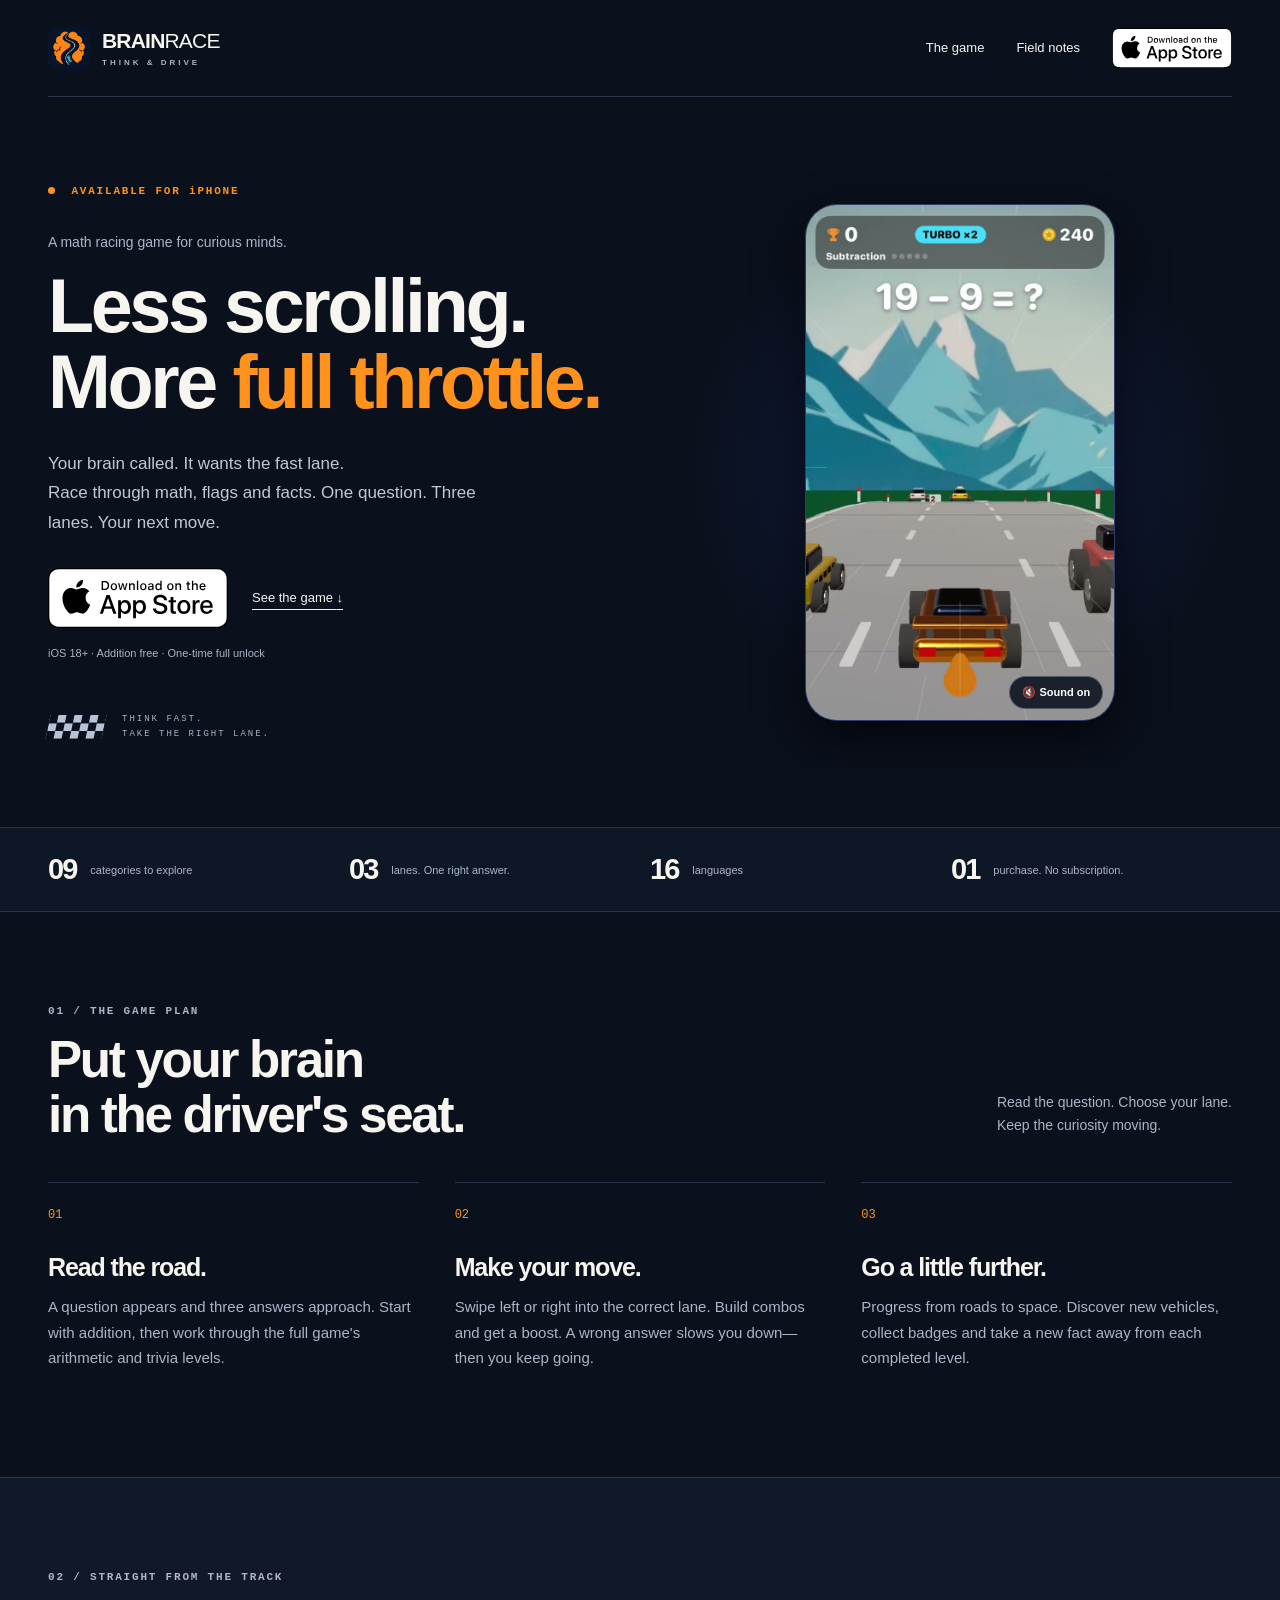
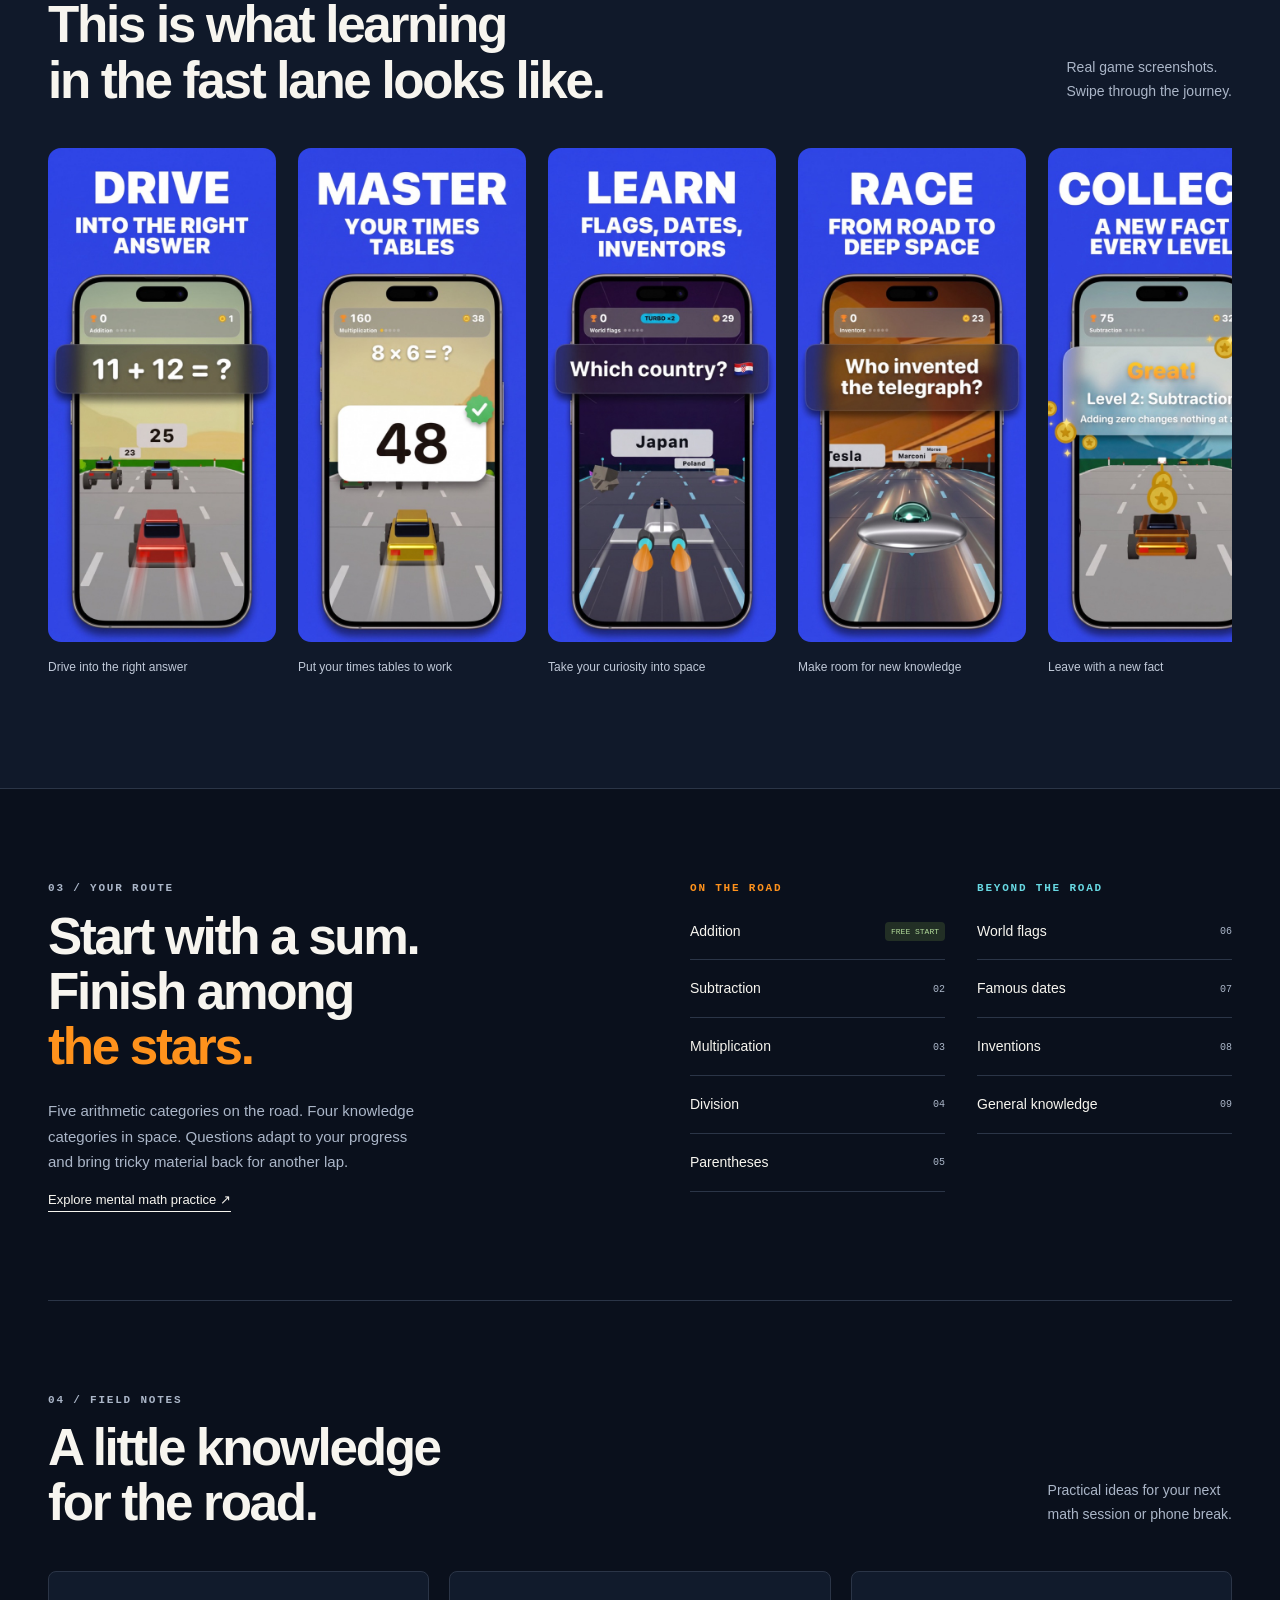
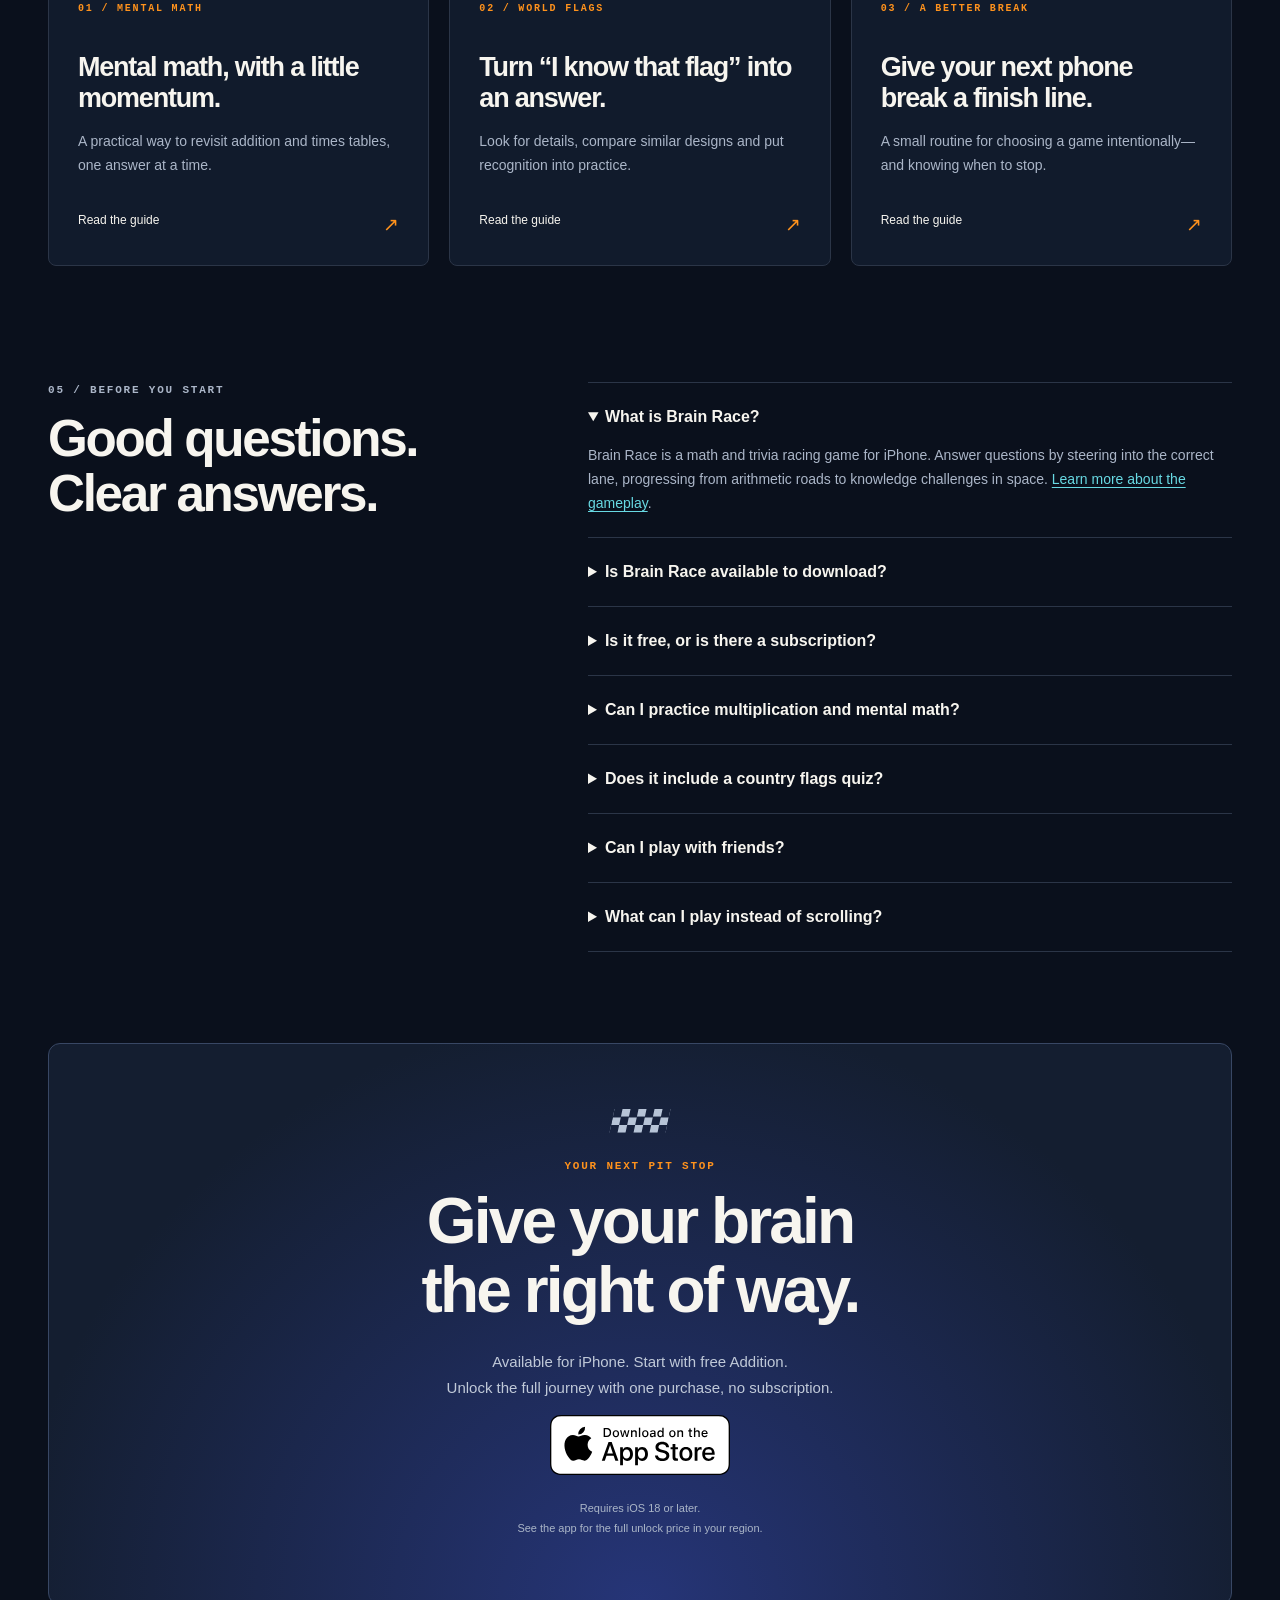
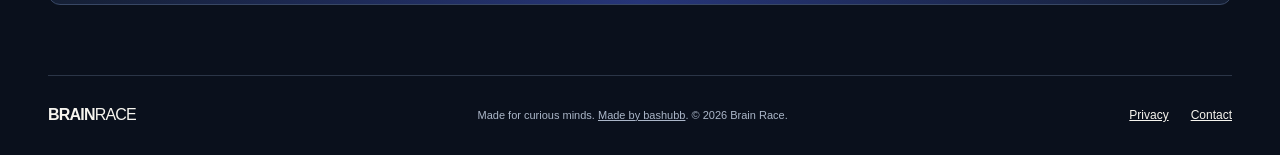
<file: index.html>
<!doctype html>
<html lang="en"><head><meta charset="utf-8"><meta name="viewport" content="width=device-width, initial-scale=1"><meta name="apple-itunes-app" content="app-id=6795535432"><title>Brain Race — Math Racing Game for iPhone</title><meta name="description" content="Turn mental math and trivia into a race. Explore Brain Race’s nine categories, three answer lanes and one-time unlock. Available for iPhone."><meta name="theme-color" content="#0a101c"><link rel="canonical" href="https://bashubb.com/TheBrainRace/"><link rel="icon" type="image/png" sizes="32x32" href="assets/favicon-32.png"><link rel="apple-touch-icon" sizes="180x180" href="assets/apple-touch-icon.png"><link rel="stylesheet" href="style.css"><meta property="og:type" content="website"><meta property="og:site_name" content="Brain Race"><meta property="og:title" content="Brain Race — Math Racing Game for iPhone"><meta property="og:description" content="Turn mental math and trivia into a race. Explore Brain Race’s nine categories, three answer lanes and one-time unlock. Available for iPhone."><meta property="og:url" content="https://bashubb.com/TheBrainRace/"><meta property="og:image" content="https://bashubb.com/TheBrainRace/assets/app-icon.png"><meta property="og:image:alt" content="Brain Race orange brain and racing road icon"><meta name="twitter:card" content="summary"><meta name="twitter:title" content="Brain Race — Math Racing Game for iPhone"><meta name="twitter:description" content="Turn mental math and trivia into a race. Explore Brain Race’s nine categories, three answer lanes and one-time unlock. Available for iPhone."><meta name="twitter:image" content="https://bashubb.com/TheBrainRace/assets/app-icon.png"></head><body><a class="skip" href="#main">Skip to content</a><header class="header wrap"><a class="brand" href="./"><img src="assets/app-icon.png" width="42" height="42" alt=""><span>BRAIN<span class="brand-light">RACE</span><small>THINK & DRIVE</small></span></a><nav aria-label="Main navigation"><a href="#how-it-works">The game</a><a href="#guides">Field notes</a><a class="store-badge" href="https://apps.apple.com/app/id6795535432"><img src="assets/app-store-download-white.svg" width="180" height="60" alt="Download on the App Store"></a></nav></header>
<main id="main"><section class="hero wrap" id="hero"><div class="hero-copy"><div class="eyebrow"><span class="dot"></span> AVAILABLE FOR iPHONE</div><p class="overline">A math racing game for curious minds.</p><h1>Less scrolling.<br>More <em>full throttle.</em></h1><p class="hero-intro">Your brain called. It wants the fast lane.<br>Race through math, flags and facts. One question. Three lanes. Your next move.</p><div class="hero-actions"><a class="store-badge" href="https://apps.apple.com/app/id6795535432"><img src="assets/app-store-download-white.svg" width="180" height="60" alt="Download on the App Store"></a><a class="text-link" href="#screenshots">See the game <span aria-hidden="true">↓</span></a></div><p class="fine">iOS 18+ · Addition free · One-time full unlock</p><div class="hero-bottom"><span class="checker" aria-hidden="true"></span><span>THINK FAST.<br>TAKE THE RIGHT LANE.</span></div></div><div class="hero-art"><span class="orbit" aria-hidden="true"></span><div class="hero-media"><video class="hero-video" autoplay muted loop playsinline preload="metadata" poster="assets/brain-race-action-poster.jpg" aria-label="Brain Race gameplay: fast vehicle changes, correct and incorrect answers, and a crash"><source src="assets/brain-race-action.mp4" type="video/mp4"></video><button class="sound-toggle" type="button" aria-pressed="false" aria-label="Turn sound on"><span aria-hidden="true">🔇</span> Sound on</button></div></div></section>
<div class="spec-strip"><div class="wrap specs"><span><strong>09</strong> categories to explore</span><span><strong>03</strong> lanes. One right answer.</span><span><strong>16</strong> languages</span><span><strong>01</strong> purchase. No subscription.</span></div></div>
<span id="features"></span><section class="section wrap" id="how-it-works"><div class="section-heading"><div><p class="eyebrow">01 / THE GAME PLAN</p><h2>Put your brain<br>in the driver's seat.</h2></div><p>Read the question. Choose your lane.<br>Keep the curiosity moving.</p></div><div class="steps"><article><span class="step-number">01</span><h3>Read the road.</h3><p>A question appears and three answers approach. Start with addition, then work through the full game's arithmetic and trivia levels.</p></article><article><span class="step-number">02</span><h3>Make your move.</h3><p>Swipe left or right into the correct lane. Build combos and get a boost. A wrong answer slows you down—then you keep going.</p></article><article><span class="step-number">03</span><h3>Go a little further.</h3><p>Progress from roads to space. Discover new vehicles, collect badges and take a new fact away from each completed level.</p></article></div></section>
<section class="section gallery-section" id="screenshots"><div class="wrap section-heading"><div><p class="eyebrow">02 / STRAIGHT FROM THE TRACK</p><h2>This is what learning<br>in the fast lane looks like.</h2></div><p>Real game screenshots.<br>Swipe through the journey.</p></div><div class="gallery wrap" tabindex="0" role="region" aria-label="Five Brain Race screenshots; scroll horizontally to explore"><figure><a href="assets/originals/01-drive.jpg" aria-label="View full-size screenshot: Addition on a three-lane road"><img src="assets/01-drive.jpg" width="554" height="1200" loading="lazy" alt="Addition on a three-lane road"></a><figcaption>Drive into the right answer</figcaption></figure><figure><a href="assets/originals/02-master.jpg" aria-label="View full-size screenshot: Multiplication with answer feedback"><img src="assets/02-master.jpg" width="554" height="1200" loading="lazy" alt="Multiplication with answer feedback"></a><figcaption>Put your times tables to work</figcaption></figure><figure><a href="assets/originals/03-learn.jpg" aria-label="View full-size screenshot: Country flag recognition in space"><img src="assets/03-learn.jpg" width="554" height="1200" loading="lazy" alt="Country flag recognition in space"></a><figcaption>Take your curiosity into space</figcaption></figure><figure><a href="assets/originals/04-race.jpg" aria-label="View full-size screenshot: An inventions question on a space track"><img src="assets/04-race.jpg" width="554" height="1200" loading="lazy" alt="An inventions question on a space track"></a><figcaption>Make room for new knowledge</figcaption></figure><figure><a href="assets/originals/05-collect.jpg" aria-label="View full-size screenshot: Level completion and a learning fact"><img src="assets/05-collect.jpg" width="554" height="1200" loading="lazy" alt="Level completion and a learning fact"></a><figcaption>Leave with a new fact</figcaption></figure></div></section>
<section class="section wrap route-section" id="categories"><div><p class="eyebrow">03 / YOUR ROUTE</p><h2>Start with a sum.<br>Finish among<br><em>the stars.</em></h2><p>Five arithmetic categories on the road. Four knowledge categories in space. Questions adapt to your progress and bring tricky material back for another lap.</p><a class="text-link" href="guides/mental-math-racing-game/">Explore mental math practice ↗</a></div><div class="route-list"><div class="route-group"><span class="eyebrow">ON THE ROAD</span><p>Addition <span class="pill">FREE START</span></p><p>Subtraction <span>02</span></p><p>Multiplication <span>03</span></p><p>Division <span>04</span></p><p>Parentheses <span>05</span></p></div><div class="route-group space"><span class="eyebrow">BEYOND THE ROAD</span><p>World flags <span>06</span></p><p>Famous dates <span>07</span></p><p>Inventions <span>08</span></p><p>General knowledge <span>09</span></p></div></div></section>
<section class="section wrap" id="guides"><div class="section-heading"><div><p class="eyebrow">04 / FIELD NOTES</p><h2>A little knowledge<br>for the road.</h2></div><p>Practical ideas for your next<br>math session or phone break.</p></div><div class="guide-grid"><a class="guide-card" href="guides/mental-math-racing-game/"><span class="eyebrow">01 / MENTAL MATH</span><h3>Mental math, with a little momentum.</h3><p>A practical way to revisit addition and times tables, one answer at a time.</p><span class="read">Read the guide <span aria-hidden="true">↗</span></span></a><a class="guide-card" href="guides/learn-country-flags/"><span class="eyebrow">02 / WORLD FLAGS</span><h3>Turn “I know that flag” into an answer.</h3><p>Look for details, compare similar designs and put recognition into practice.</p><span class="read">Read the guide <span aria-hidden="true">↗</span></span></a><a class="guide-card" href="guides/games-instead-of-scrolling/"><span class="eyebrow">03 / A BETTER BREAK</span><h3>Give your next phone break a finish line.</h3><p>A small routine for choosing a game intentionally—and knowing when to stop.</p><span class="read">Read the guide <span aria-hidden="true">↗</span></span></a></div></section>
<section class="section wrap faq" id="faq"><div><p class="eyebrow">05 / BEFORE YOU START</p><h2>Good questions.<br>Clear answers.</h2></div><div class="faq-list">
<details open><summary>What is Brain Race?</summary><p>Brain Race is a math and trivia racing game for iPhone. Answer questions by steering into the correct lane, progressing from arithmetic roads to knowledge challenges in space. <a href="#how-it-works">Learn more about the gameplay</a>.</p></details>
<details><summary>Is Brain Race available to download?</summary><p>Yes. Download Brain Race from the App Store on an iPhone with iOS 18 or later. Start with free Addition and explore the full game with a one-time unlock. <a href="#launch">Learn more about availability</a>.</p></details>
<details><summary>Is it free, or is there a subscription?</summary><p>Addition is the free starting level. One purchase unlocks the other levels, profiles and statistics. There is no subscription; the local price is shown in the app. <a href="#launch">Learn more about the full unlock</a>.</p></details>
<details><summary>Can I practice multiplication and mental math?</summary><p>Yes. The progression includes addition, subtraction, multiplication, division and parentheses. Multiplication and the later levels require the full unlock. <a href="guides/mental-math-racing-game/">Learn more about mental math practice</a>.</p></details>
<details><summary>Does it include a country flags quiz?</summary><p>Yes. World flags is a space level in the full game, following the arithmetic categories. It asks you to match a flag to a country. <a href="guides/learn-country-flags/">Learn more about learning flags</a>.</p></details>
<details><summary>Can I play with friends?</summary><p>The full version has separate player profiles and a local ranking for people sharing a device. It is not live online multiplayer. <a href="guides/games-instead-of-scrolling/#game">Learn more about shared-device play</a>.</p></details>
<details><summary>What can I play instead of scrolling?</summary><p>Try a short arithmetic or trivia session with a stopping point you choose in advance. Brain Race offers that style of active play; it is still screen time. <a href="guides/games-instead-of-scrolling/">Learn more about planning a short break</a>.</p></details></div></section>
<span id="download"></span><section class="launch wrap" id="launch"><div class="checker" aria-hidden="true"></div><p class="eyebrow">YOUR NEXT PIT STOP</p><h2>Give your brain<br>the right of way.</h2><p>Available for iPhone. Start with free Addition.<br>Unlock the full journey with one purchase, no subscription.</p><a class="store-badge" href="https://apps.apple.com/app/id6795535432"><img src="assets/app-store-download-white.svg" width="180" height="60" alt="Download on the App Store"></a><p class="fine">Requires iOS 18 or later.<br>See the app for the full unlock price in your region.</p></section></main>
<script>const heroVideo=document.querySelector('.hero-video');const soundToggle=document.querySelector('.sound-toggle');const reducedMotion=window.matchMedia('(prefers-reduced-motion: reduce)');function updateHeroVideo(){if(reducedMotion.matches){heroVideo.pause();heroVideo.currentTime=0}else{heroVideo.play().catch(()=>{})}}soundToggle.addEventListener('click',()=>{heroVideo.muted=!heroVideo.muted;soundToggle.setAttribute('aria-pressed',String(!heroVideo.muted));soundToggle.setAttribute('aria-label',heroVideo.muted?'Turn sound on':'Turn sound off');soundToggle.innerHTML=heroVideo.muted?'<span aria-hidden="true">🔇</span> Sound on':'<span aria-hidden="true">🔊</span> Sound off';if(heroVideo.paused)heroVideo.play().catch(()=>{})});reducedMotion.addEventListener?.('change',updateHeroVideo);updateHeroVideo()</script>
<script type="application/ld+json">{"@context":"https://schema.org","@type":"SoftwareApplication","name":"Brain Race Think and Drive","applicationCategory":"GameApplication","operatingSystem":"iOS 18.0 or later","url":"https://bashubb.com/TheBrainRace/","installUrl":"https://apps.apple.com/app/id6795535432","description":"Math and trivia racing game for iPhone with three answer lanes and nine categories.","author":{"@type":"Person","name":"Hubert Kiełkowski"},"image":"https://bashubb.com/TheBrainRace/assets/app-icon.png"}</script><footer class="wrap footer"><a class="brand" href="./">BRAIN<span class="brand-light">RACE</span></a><p>Made for curious minds. <a href="https://bashubb.com/">Made by bashubb</a>. © 2026 Brain Race.</p><div><a href="https://bashubb.com/TheBrainRace/privacy/">Privacy</a><a href="mailto:bashubb.dev@gmail.com">Contact</a></div></footer></body></html>
</file>
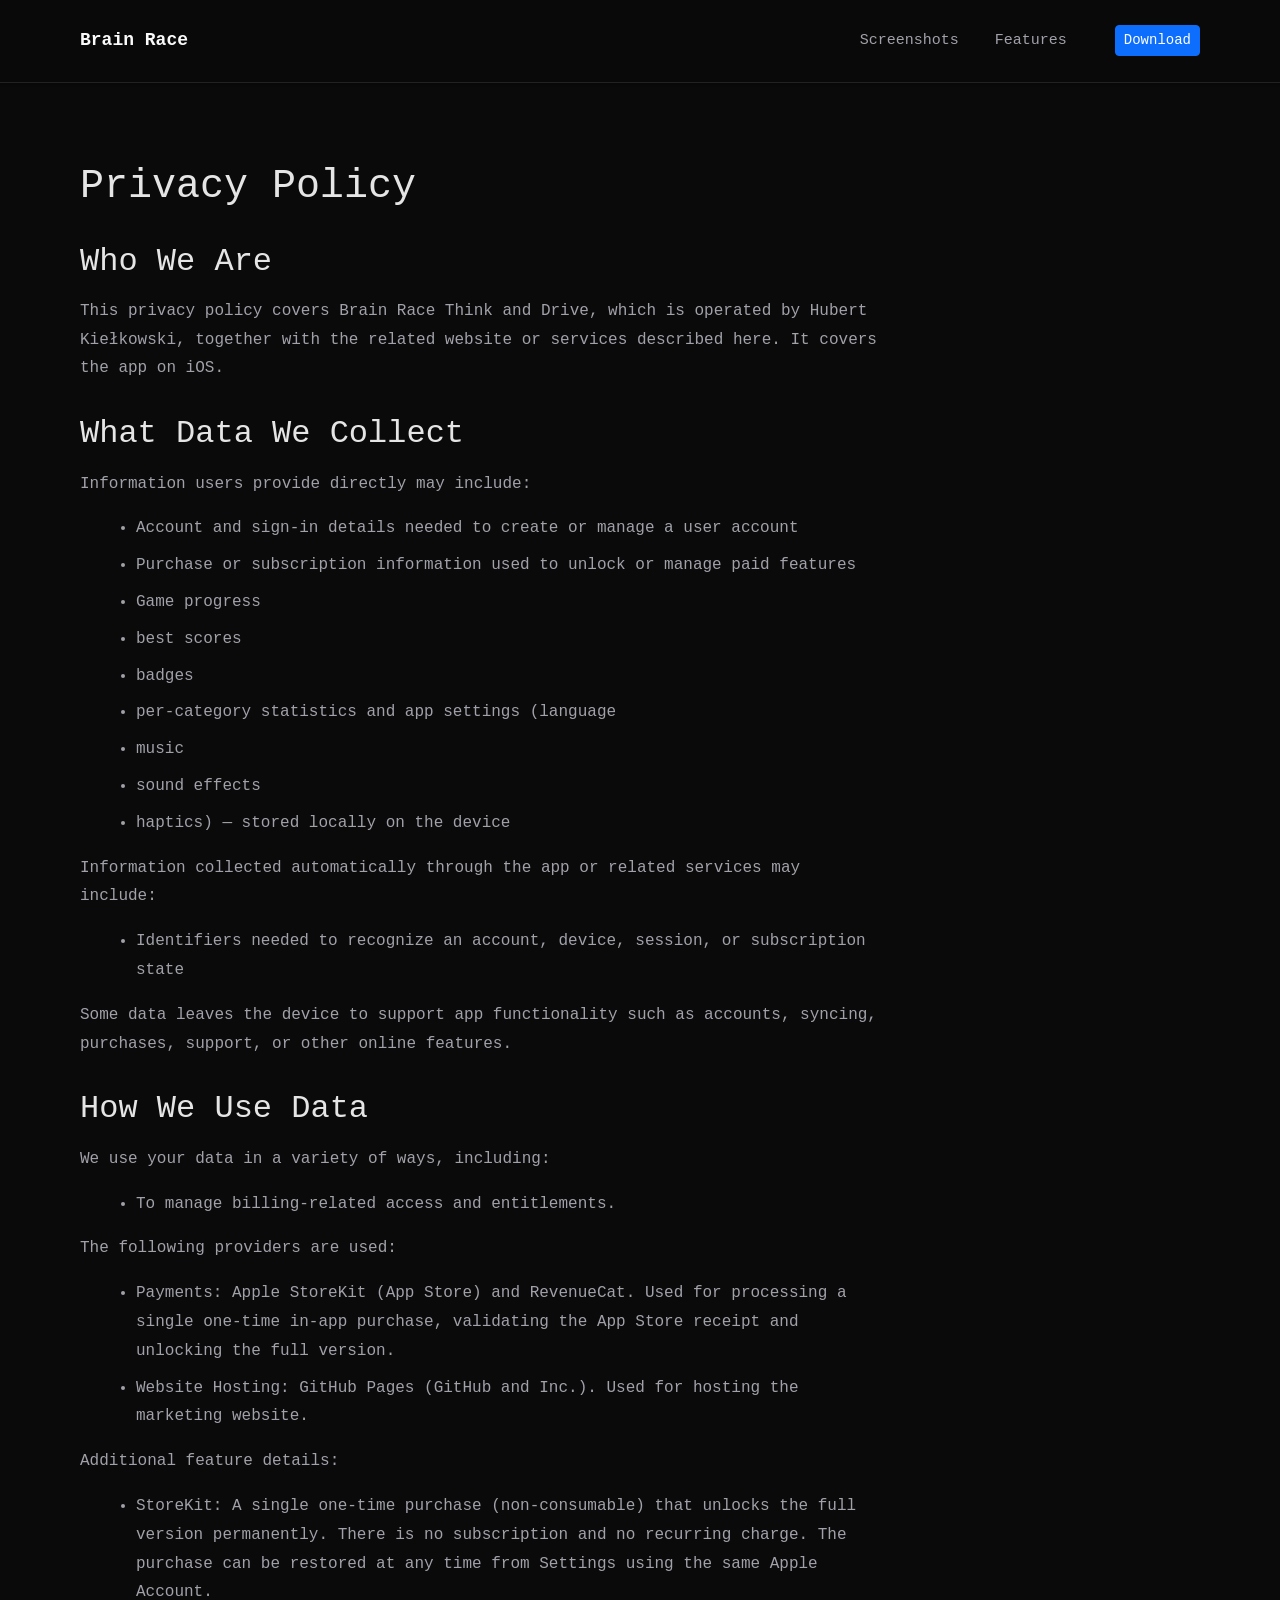
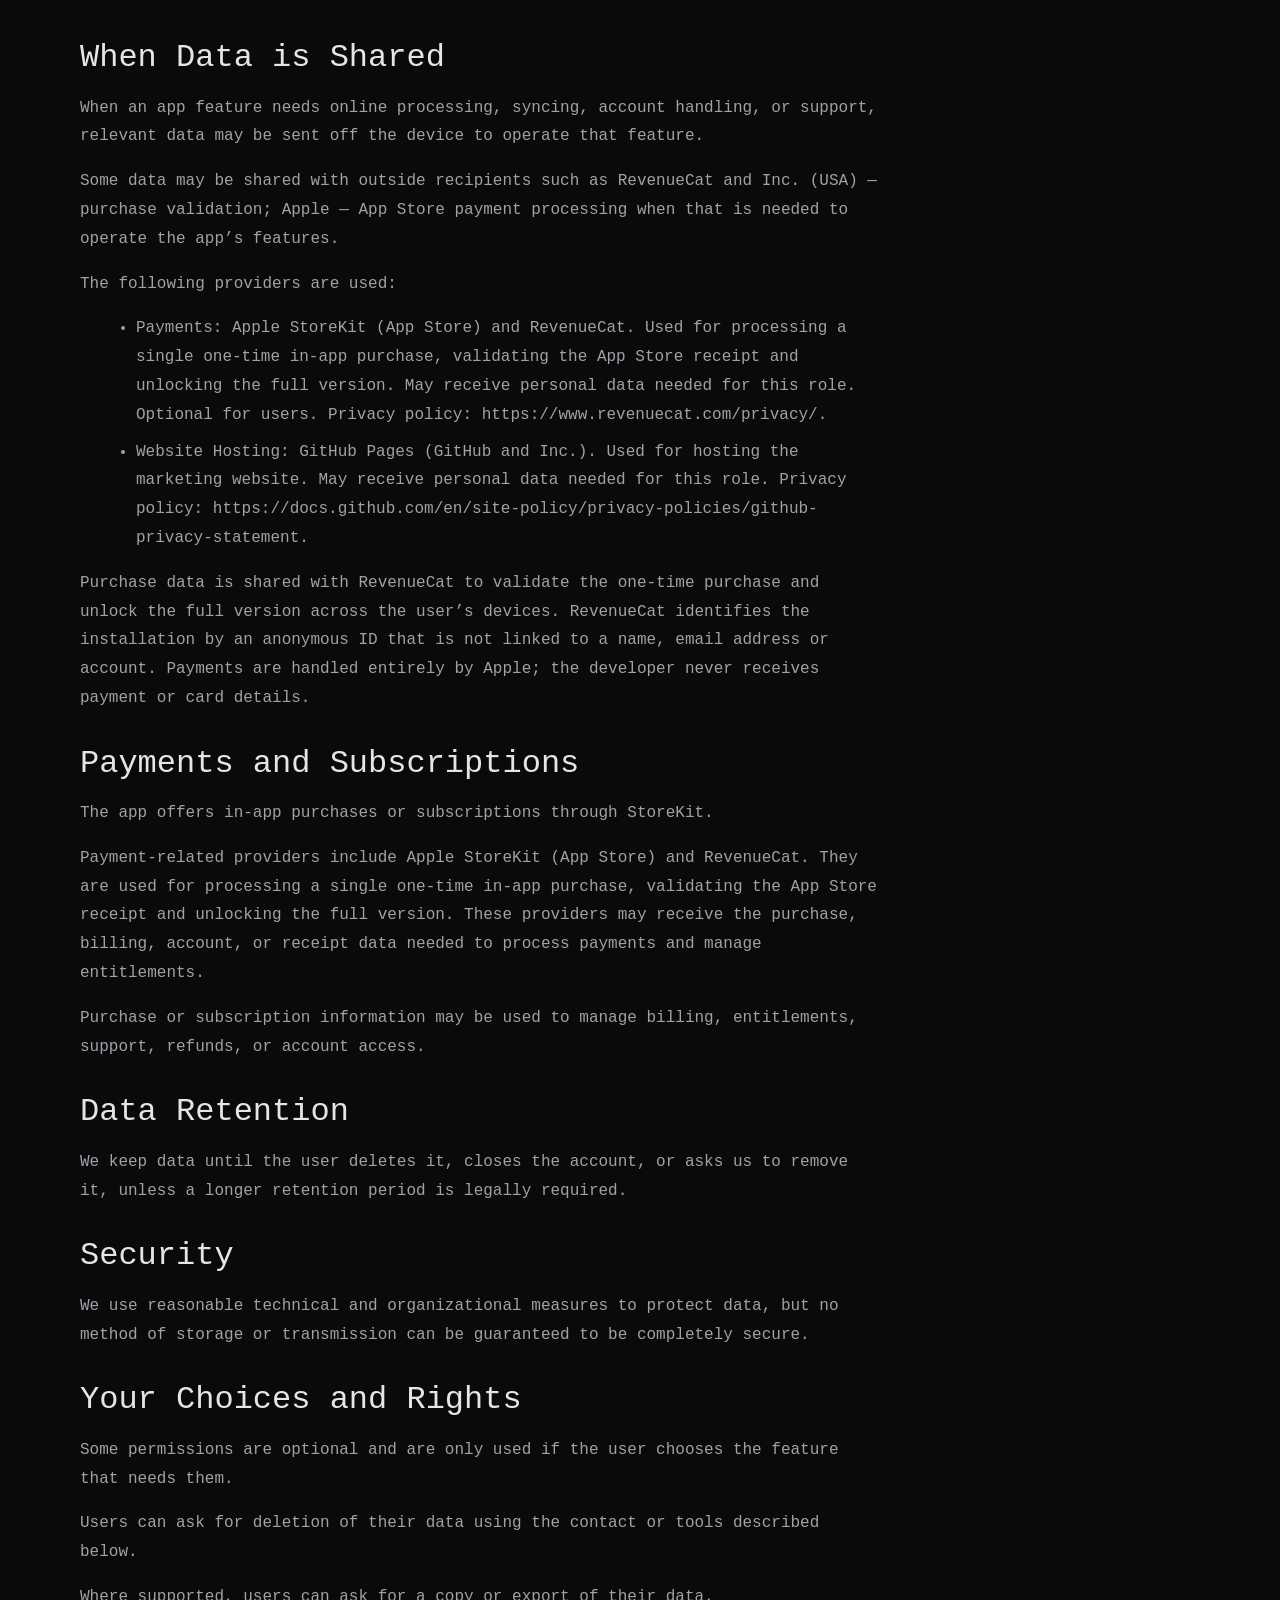
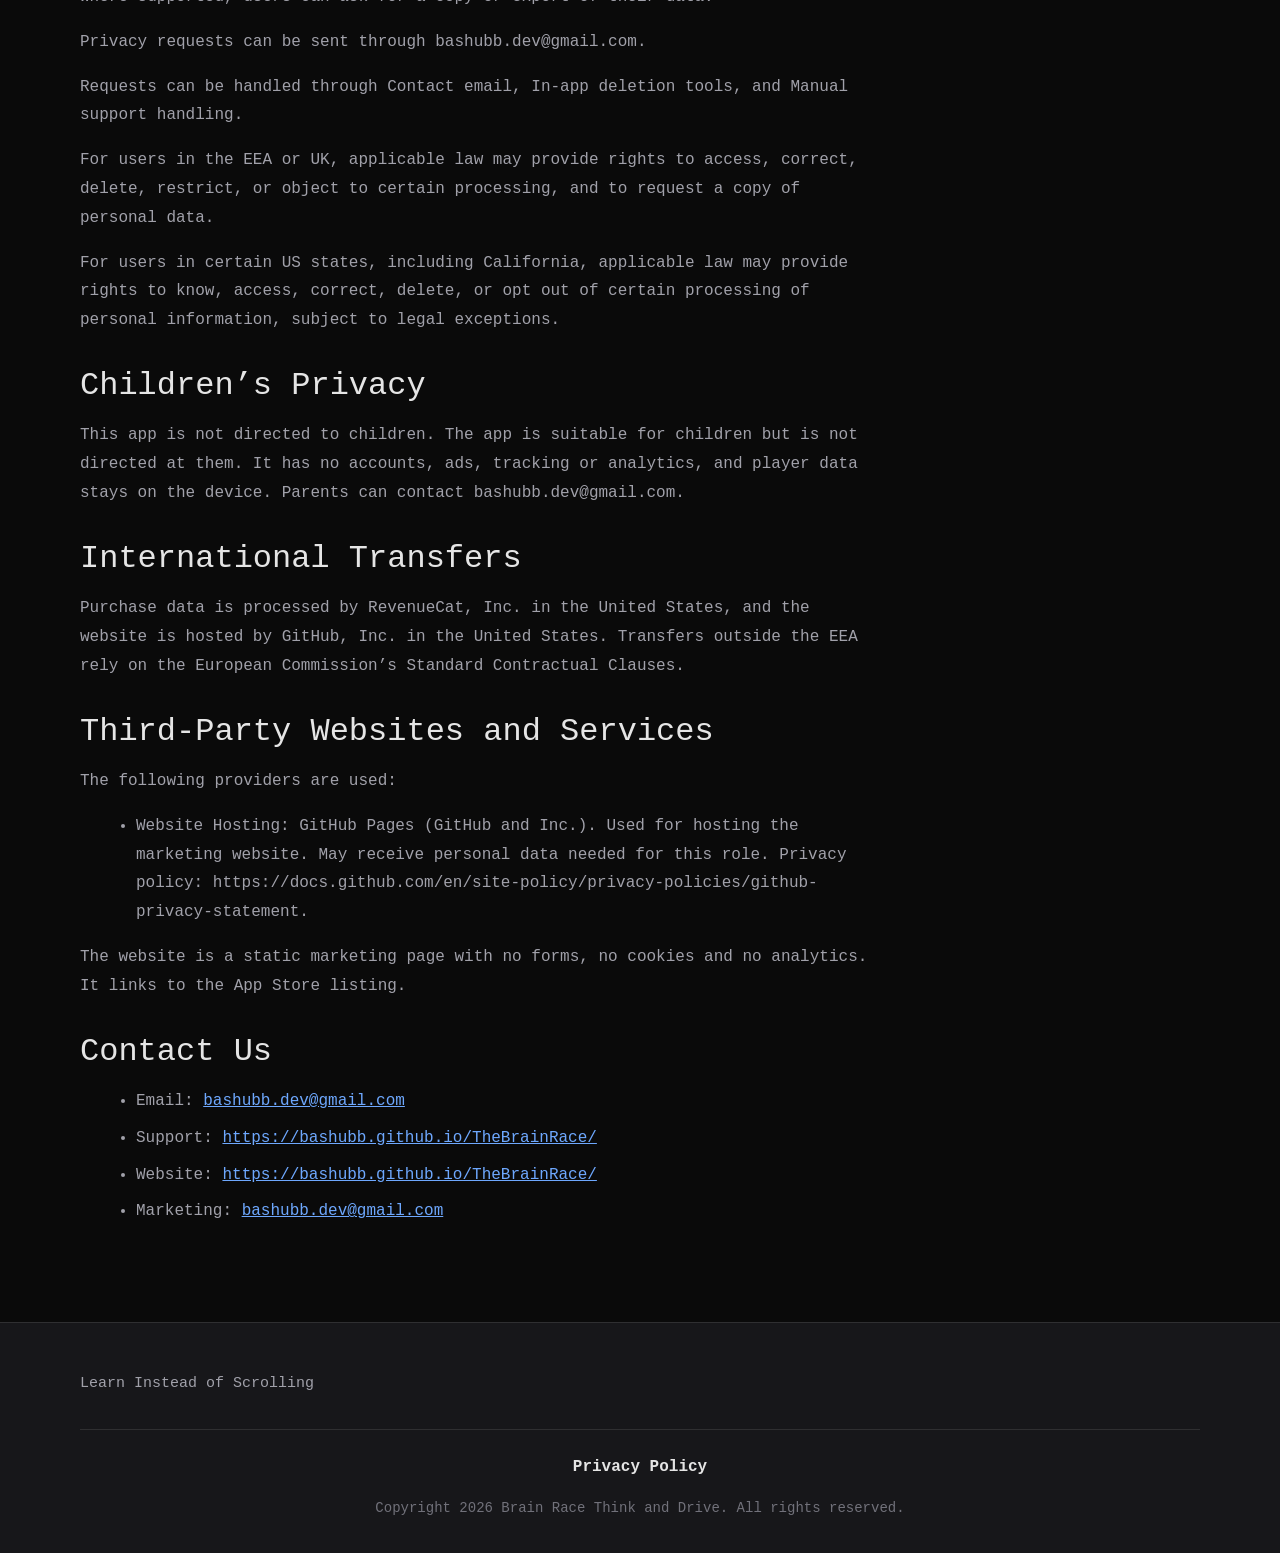
<file: privacy/index.html>
<!doctype html>
<html lang="en" data-light-theme="light" data-dark-theme="dark">
  <head>
    <base href="../" />
    <meta property="og:site_name" content="Brain Race Think and Drive" />
    <meta property="og:title" content="Privacy Policy" />
    <meta name="twitter:title" content="Privacy Policy" />
    <meta property="og:url" content="https://bashubb.com/TheBrainRace/privacy/" />
    <meta name="twitter:domain" content="bashubb.com" />
    <meta name="twitter:card" content="summary_large_image" />
    <meta name="twitter:dnt" content="on" />
    <meta charset="utf-8" />
    <meta name="viewport" content="width=device-width, initial-scale=1" />
    <meta name="author" content="bashubb" />
    <meta name="generator" content="Ignite v0.6.0" />
    <title>Privacy Policy - Brain Race Think and Drive</title>
    <link href="css/bootstrap.min.css" rel="stylesheet" />
    <link href="css/bootstrap-icons.min.css" rel="stylesheet" />
    <link href="css/ignite-core.min.css" rel="stylesheet" />
    <link href="https://bashubb.com/TheBrainRace/privacy/" rel="canonical" />
    <link href="images/favicon.png" rel="icon" />
    <link href="css/styles.css" rel="stylesheet" />
    <style>
:root {
    --primary-color: #2f43e2;
    --primary-rgb: 47, 67, 226;
    --font-family: 'SF Mono', Menlo, Monaco, Consolas, 'Liberation Mono', 'Courier New', monospace;
    color-scheme: only dark;
}
</style>
    <meta name="apple-itunes-app" content="app-id=6795535432" />
  </head>
  <body data-site-classes="site-shell dark-mode font-mono density-spacious" data-bs-theme="dark">
    <header>
      <nav class="site-header navbar navbar-expand-md">
        <div class="container flex-wrap flex-lg-nowrap">
          <div class="me-2 me-md-auto">
            <a href="./" class="brand-link d-inline-flex align-items-center navbar-brand"><span class="brand-name">Brain Race </span></a>
          </div>
          <button type="button" class="navbar-toggler btn" data-bs-toggle="collapse" data-bs-target="#navbarCollapse" aria-controls="navbarCollapse" aria-expanded="false" aria-label="Toggle navigation"><span class="navbar-toggler-icon"></span></button>
          <div id="navbarCollapse" class="collapse navbar-collapse">
            <ul class="navbar-nav mb-2 mb-md-0 col justify-content-end">
              <li class="nav-item"><a href="#screenshots" class="nav-link text-nowrap">Screenshots</a></li>
              <li class="nav-item"><a href="#features" class="nav-link text-nowrap">Features</a></li>
              <li class="nav-item"></li>
              <li class="nav-item"><a href="https://apps.apple.com/app/id6795535432" class="text-nowrap btn btn-sm btn-primary">Download</a></li>
            </ul>
          </div>
        </div>
      </nav>
    </header>
    <main class="site-main">
      <div class="ig-main-content">
        <div class="privacy-page">
          <div class="container">
            <div class="privacy-content">
              <div>
                <h1>Privacy Policy</h1>
                <h2>Who We Are</h2>
                <p>This privacy policy covers Brain Race Think and Drive, which is operated by Hubert Kiełkowski, together with the related website or services described here. It covers the app on iOS.</p>
                <h2>What Data We Collect</h2>
                <p>Information users provide directly may include:</p>
                <ul>
                  <li>Account and sign-in details needed to create or manage a user account</li>
                  <li>Purchase or subscription information used to unlock or manage paid features</li>
                  <li>Game progress</li>
                  <li>best scores</li>
                  <li>badges</li>
                  <li>per-category statistics and app settings (language</li>
                  <li>music</li>
                  <li>sound effects</li>
                  <li>haptics) — stored locally on the device</li>
                </ul>
                <p>Information collected automatically through the app or related services may include:</p>
                <ul>
                  <li>Identifiers needed to recognize an account, device, session, or subscription state</li>
                </ul>
                <p>Some data leaves the device to support app functionality such as accounts, syncing, purchases, support, or other online features.</p>
                <h2>How We Use Data</h2>
                <p>We use your data in a variety of ways, including:</p>
                <ul>
                  <li>To manage billing-related access and entitlements.</li>
                </ul>
                <p>The following providers are used:</p>
                <ul>
                  <li>Payments: Apple StoreKit (App Store) and RevenueCat. Used for processing a single one-time in-app purchase, validating the App Store receipt and unlocking the full version.</li>
                  <li>Website Hosting: GitHub Pages (GitHub and Inc.). Used for hosting the marketing website.</li>
                </ul>
                <p>Additional feature details:</p>
                <ul>
                  <li>StoreKit: A single one-time purchase (non-consumable) that unlocks the full version permanently. There is no subscription and no recurring charge. The purchase can be restored at any time from Settings using the same Apple Account.</li>
                </ul>
                <h2>When Data is Shared</h2>
                <p>When an app feature needs online processing, syncing, account handling, or support, relevant data may be sent off the device to operate that feature.</p>
                <p>Some data may be shared with outside recipients such as RevenueCat and Inc. (USA) — purchase validation; Apple — App Store payment processing when that is needed to operate the app’s features.</p>
                <p>The following providers are used:</p>
                <ul>
                  <li>Payments: Apple StoreKit (App Store) and RevenueCat. Used for processing a single one-time in-app purchase, validating the App Store receipt and unlocking the full version. May receive personal data needed for this role. Optional for users. Privacy policy: https://www.revenuecat.com/privacy/.</li>
                  <li>Website Hosting: GitHub Pages (GitHub and Inc.). Used for hosting the marketing website. May receive personal data needed for this role. Privacy policy: https://docs.github.com/en/site-policy/privacy-policies/github-privacy-statement.</li>
                </ul>
                <p>Purchase data is shared with RevenueCat to validate the one-time purchase and unlock the full version across the user’s devices. RevenueCat identifies the installation by an anonymous ID that is not linked to a name, email address or account. Payments are handled entirely by Apple; the developer never receives payment or card details.</p>
                <h2>Payments and Subscriptions</h2>
                <p>The app offers in-app purchases or subscriptions through StoreKit.</p>
                <p>Payment-related providers include Apple StoreKit (App Store) and RevenueCat. They are used for processing a single one-time in-app purchase, validating the App Store receipt and unlocking the full version. These providers may receive the purchase, billing, account, or receipt data needed to process payments and manage entitlements.</p>
                <p>Purchase or subscription information may be used to manage billing, entitlements, support, refunds, or account access.</p>
                <h2>Data Retention</h2>
                <p>We keep data until the user deletes it, closes the account, or asks us to remove it, unless a longer retention period is legally required.</p>
                <h2>Security</h2>
                <p>We use reasonable technical and organizational measures to protect data, but no method of storage or transmission can be guaranteed to be completely secure.</p>
                <h2>Your Choices and Rights</h2>
                <p>Some permissions are optional and are only used if the user chooses the feature that needs them.</p>
                <p>Users can ask for deletion of their data using the contact or tools described below.</p>
                <p>Where supported, users can ask for a copy or export of their data.</p>
                <p>Privacy requests can be sent through bashubb.dev@gmail.com.</p>
                <p>Requests can be handled through Contact email, In-app deletion tools, and Manual support handling.</p>
                <p>For users in the EEA or UK, applicable law may provide rights to access, correct, delete, restrict, or object to certain processing, and to request a copy of personal data.</p>
                <p>For users in certain US states, including California, applicable law may provide rights to know, access, correct, delete, or opt out of certain processing of personal information, subject to legal exceptions.</p>
                <h2>Children’s Privacy</h2>
                <p>This app is not directed to children. The app is suitable for children but is not directed at them. It has no accounts, ads, tracking or analytics, and player data stays on the device. Parents can contact bashubb.dev@gmail.com.</p>
                <h2>International Transfers</h2>
                <p>Purchase data is processed by RevenueCat, Inc. in the United States, and the website is hosted by GitHub, Inc. in the United States. Transfers outside the EEA rely on the European Commission’s Standard Contractual Clauses.</p>
                <h2>Third-Party Websites and Services</h2>
                <p>The following providers are used:</p>
                <ul>
                  <li>Website Hosting: GitHub Pages (GitHub and Inc.). Used for hosting the marketing website. May receive personal data needed for this role. Privacy policy: https://docs.github.com/en/site-policy/privacy-policies/github-privacy-statement.</li>
                </ul>
                <p>The website is a static marketing page with no forms, no cookies and no analytics. It links to the App Store listing.</p>
                <h2>Contact Us</h2>
                <ul>
                  <li>Email: <a href="mailto:bashubb.dev@gmail.com">bashubb.dev@gmail.com</a></li>
                  <li>Support: <a href="https://bashubb.github.io/TheBrainRace/">https://bashubb.github.io/TheBrainRace/</a></li>
                  <li>Website: <a href="https://bashubb.github.io/TheBrainRace/">https://bashubb.github.io/TheBrainRace/</a></li>
                  <li>Marketing: <a href="mailto:bashubb.dev@gmail.com">bashubb.dev@gmail.com</a></li>
                </ul>
              </div>
            </div>
          </div>
        </div>
      </div>
    </main>
    <div class="site-footer">
      <div class="container">
        <div class="footer-content">
          <div class="footer-brand">
            <p class="footer-tagline">Learn Instead of Scrolling</p>
          </div>
        </div>
        <div class="footer-copyright">
          <div class="footer-links">
            <a href="privacy/" class="footer-privacy-link">Privacy Policy</a>
          </div>
          <p>Copyright 2026 Brain Race Think and Drive. All rights reserved.</p>
        </div>
      </div>
    </div>
    <script src="js/bootstrap.bundle.min.js"></script>
    <script src="js/ignite-core.js"></script>
  </body>
</html>
</file>
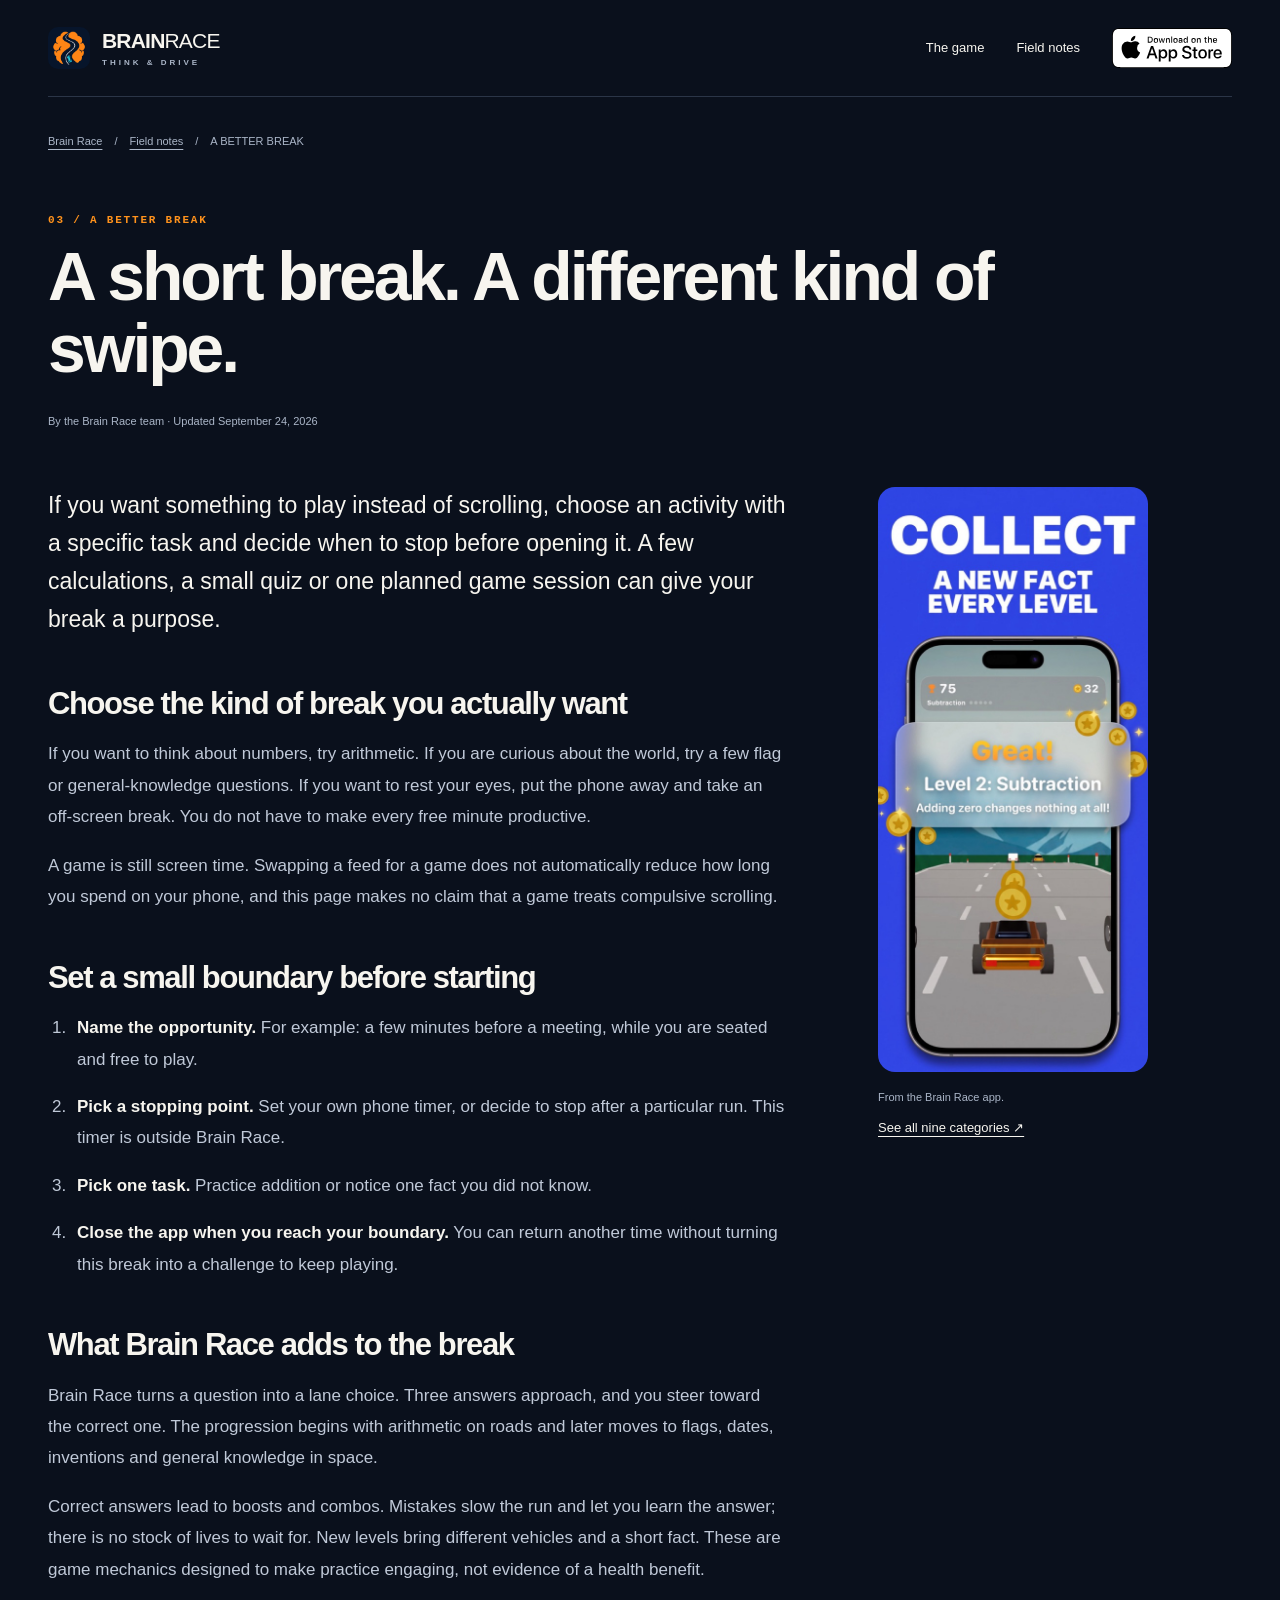
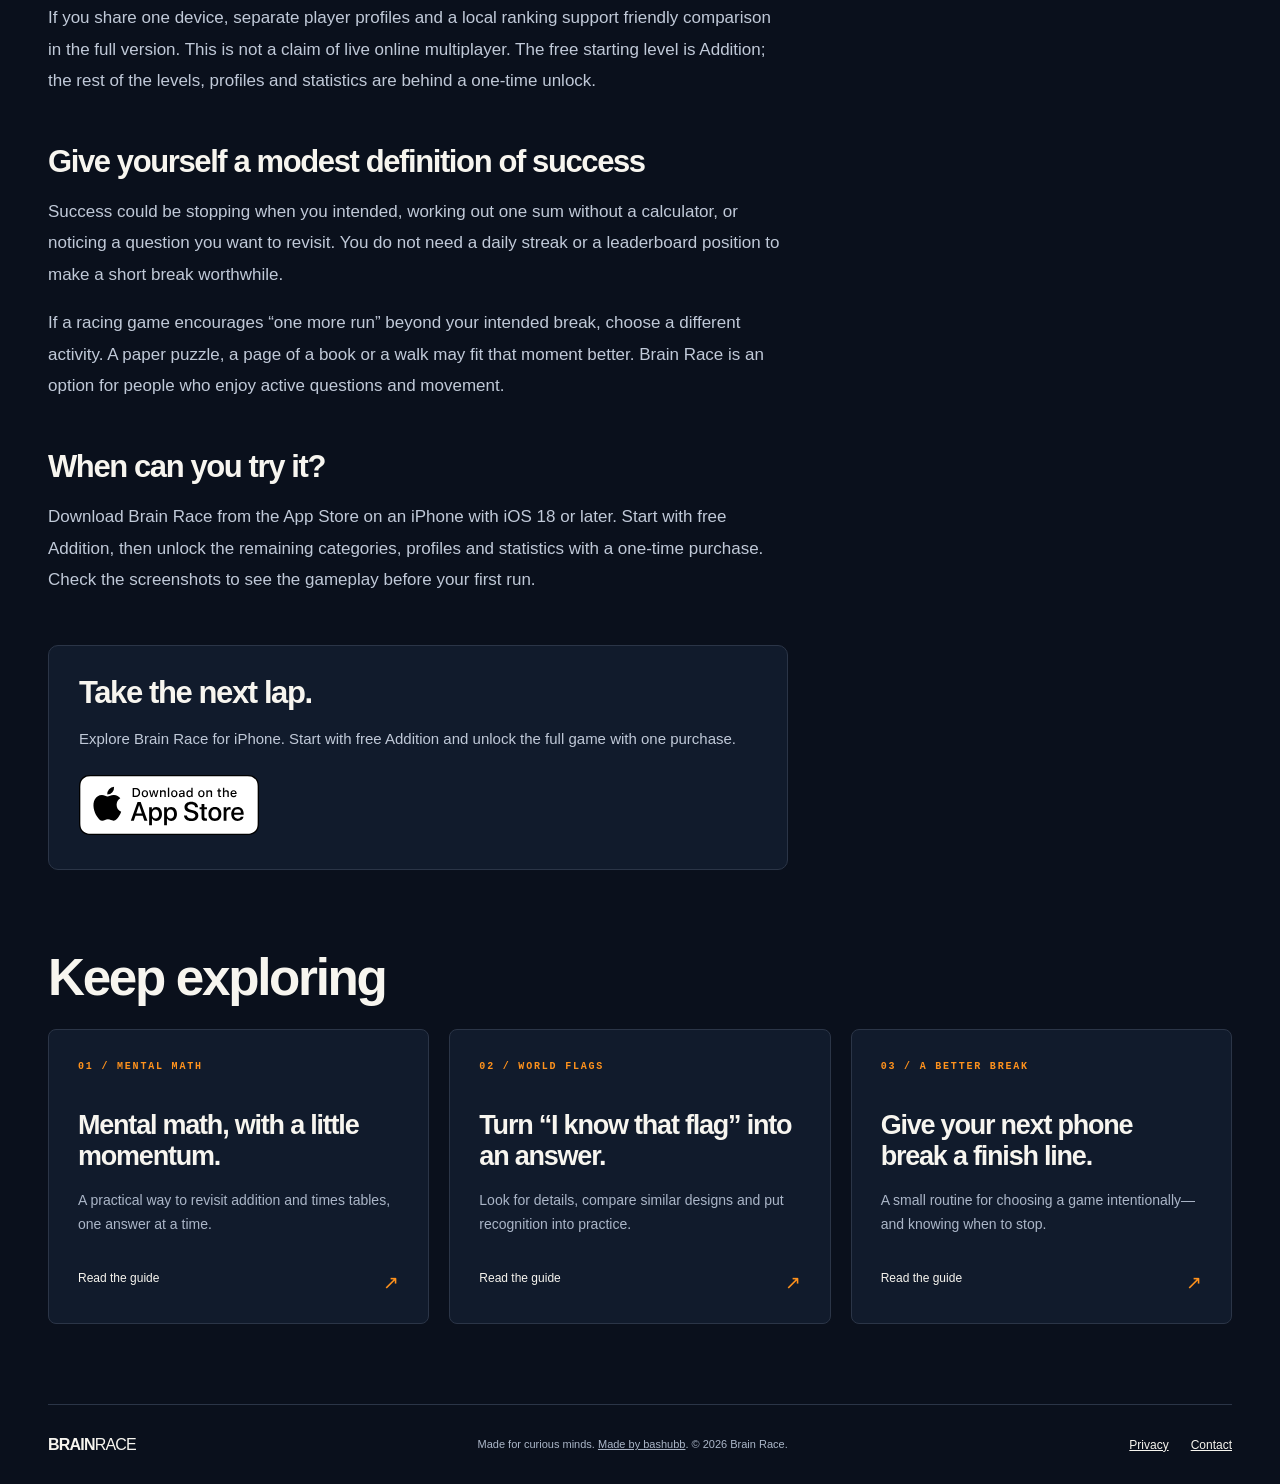
<file: guides/games-instead-of-scrolling/index.html>
<!doctype html>
<html lang="en"><head><meta charset="utf-8"><meta name="viewport" content="width=device-width, initial-scale=1"><title>What to Play Instead of Scrolling | Brain Race</title><meta name="description" content="Plan a short phone break with a clear stopping point. Compare arithmetic, trivia and offline alternatives, and explore the Brain Race iPhone game."><meta name="theme-color" content="#0a101c"><link rel="canonical" href="https://bashubb.com/TheBrainRace/guides/games-instead-of-scrolling/"><link rel="icon" href="../../assets/app-icon.png"><link rel="stylesheet" href="../../style.css"><meta property="og:type" content="website"><meta property="og:site_name" content="Brain Race"><meta property="og:title" content="What to Play Instead of Scrolling | Brain Race"><meta property="og:description" content="Plan a short phone break with a clear stopping point. Compare arithmetic, trivia and offline alternatives, and explore the Brain Race iPhone game."><meta property="og:url" content="https://bashubb.com/TheBrainRace/guides/games-instead-of-scrolling/"><meta property="og:image" content="https://bashubb.com/TheBrainRace/assets/app-icon.png"><meta property="og:image:alt" content="Brain Race orange brain and racing road icon"><meta name="twitter:card" content="summary"><meta name="twitter:title" content="What to Play Instead of Scrolling | Brain Race"><meta name="twitter:description" content="Plan a short phone break with a clear stopping point. Compare arithmetic, trivia and offline alternatives, and explore the Brain Race iPhone game."><meta name="twitter:image" content="https://bashubb.com/TheBrainRace/assets/app-icon.png"></head><body><a class="skip" href="#main">Skip to content</a><header class="header wrap"><a class="brand" href="../../"><img src="../../assets/app-icon.png" width="42" height="42" alt=""><span>BRAIN<span class="brand-light">RACE</span><small>THINK & DRIVE</small></span></a><nav aria-label="Main navigation"><a href="../../#how-it-works">The game</a><a href="../../#guides">Field notes</a><a class="store-badge" href="https://apps.apple.com/app/id6795535432"><img src="../../assets/app-store-download-white.svg" width="180" height="60" alt="Download on the App Store"></a></nav></header><main id="main" class="wrap article"><nav class="breadcrumbs" aria-label="Breadcrumb"><a href="../../">Brain Race</a><span aria-hidden="true">/</span><a href="../../#guides">Field notes</a><span aria-hidden="true">/</span><span>A BETTER BREAK</span></nav><div class="article-heading"><p class="eyebrow">03 / A BETTER BREAK</p><h1>A short break. A different kind of swipe.</h1><p class="fine">By the Brain Race team · Updated September 24, 2026</p></div><div class="article-layout"><article class="prose"><p class="lead">If you want something to play instead of scrolling, choose an activity with a specific task and decide when to stop before opening it. A few calculations, a small quiz or one planned game session can give your break a purpose.</p>
<h2 id="choose">Choose the kind of break you actually want</h2><p>If you want to think about numbers, try arithmetic. If you are curious about the world, try a few flag or general-knowledge questions. If you want to rest your eyes, put the phone away and take an off-screen break. You do not have to make every free minute productive.</p><p>A game is still screen time. Swapping a feed for a game does not automatically reduce how long you spend on your phone, and this page makes no claim that a game treats compulsive scrolling.</p>
<h2 id="routine">Set a small boundary before starting</h2><ol><li><strong>Name the opportunity.</strong> For example: a few minutes before a meeting, while you are seated and free to play.</li><li><strong>Pick a stopping point.</strong> Set your own phone timer, or decide to stop after a particular run. This timer is outside Brain Race.</li><li><strong>Pick one task.</strong> Practice addition or notice one fact you did not know.</li><li><strong>Close the app when you reach your boundary.</strong> You can return another time without turning this break into a challenge to keep playing.</li></ol>
<h2 id="game">What Brain Race adds to the break</h2><p>Brain Race turns a question into a lane choice. Three answers approach, and you steer toward the correct one. The progression begins with arithmetic on roads and later moves to flags, dates, inventions and general knowledge in space.</p><p>Correct answers lead to boosts and combos. Mistakes slow the run and let you learn the answer; there is no stock of lives to wait for. New levels bring different vehicles and a short fact. These are game mechanics designed to make practice engaging, not evidence of a health benefit.</p><p>If you share one device, separate player profiles and a local ranking support friendly comparison in the full version. This is not a claim of live online multiplayer. The free starting level is Addition; the rest of the levels, profiles and statistics are behind a one-time unlock.</p>
<h2 id="measure">Give yourself a modest definition of success</h2><p>Success could be stopping when you intended, working out one sum without a calculator, or noticing a question you want to revisit. You do not need a daily streak or a leaderboard position to make a short break worthwhile.</p><p>If a racing game encourages “one more run” beyond your intended break, choose a different activity. A paper puzzle, a page of a book or a walk may fit that moment better. Brain Race is an option for people who enjoy active questions and movement.</p>
<h2 id="availability">When can you try it?</h2><p>Download Brain Race from the App Store on an iPhone with iOS 18 or later. Start with free Addition, then unlock the remaining categories, profiles and statistics with a one-time purchase. Check the screenshots to see the gameplay before your first run.</p><aside class="article-cta"><h2>Take the next lap.</h2><p>Explore Brain Race for iPhone. Start with free Addition and unlock the full game with one purchase.</p><a class="store-badge" href="https://apps.apple.com/app/id6795535432"><img src="../../assets/app-store-download-white.svg" width="180" height="60" alt="Download on the App Store"></a></aside></article><aside class="article-side"><img src="../../assets/05-collect.jpg" width="554" height="1200" alt="Brain Race level completion showing a new fact after a subtraction race"><p>From the Brain Race app.</p><a href="../../#categories">See all nine categories ↗</a></aside></div><section class="related"><h2>Keep exploring</h2><div class="guide-grid"><a class="guide-card" href="../../guides/mental-math-racing-game/"><span class="eyebrow">01 / MENTAL MATH</span><h3>Mental math, with a little momentum.</h3><p>A practical way to revisit addition and times tables, one answer at a time.</p><span class="read">Read the guide <span aria-hidden="true">↗</span></span></a><a class="guide-card" href="../../guides/learn-country-flags/"><span class="eyebrow">02 / WORLD FLAGS</span><h3>Turn “I know that flag” into an answer.</h3><p>Look for details, compare similar designs and put recognition into practice.</p><span class="read">Read the guide <span aria-hidden="true">↗</span></span></a><a class="guide-card" href="../../guides/games-instead-of-scrolling/"><span class="eyebrow">03 / A BETTER BREAK</span><h3>Give your next phone break a finish line.</h3><p>A small routine for choosing a game intentionally—and knowing when to stop.</p><span class="read">Read the guide <span aria-hidden="true">↗</span></span></a></div></section></main><script type="application/ld+json">{"@context":"https://schema.org","@type":"BreadcrumbList","itemListElement":[{"@type":"ListItem","position":1,"name":"Brain Race","item":"https://bashubb.com/TheBrainRace/"},{"@type":"ListItem","position":2,"name":"What to Play Instead of Scrolling","item":"https://bashubb.com/TheBrainRace/guides/games-instead-of-scrolling/"}]}</script><footer class="wrap footer"><a class="brand" href="../../">BRAIN<span class="brand-light">RACE</span></a><p>Made for curious minds. <a href="https://bashubb.com/">Made by bashubb</a>. © 2026 Brain Race.</p><div><a href="https://bashubb.com/TheBrainRace/privacy/">Privacy</a><a href="mailto:bashubb.dev@gmail.com">Contact</a></div></footer></body></html>
</file>
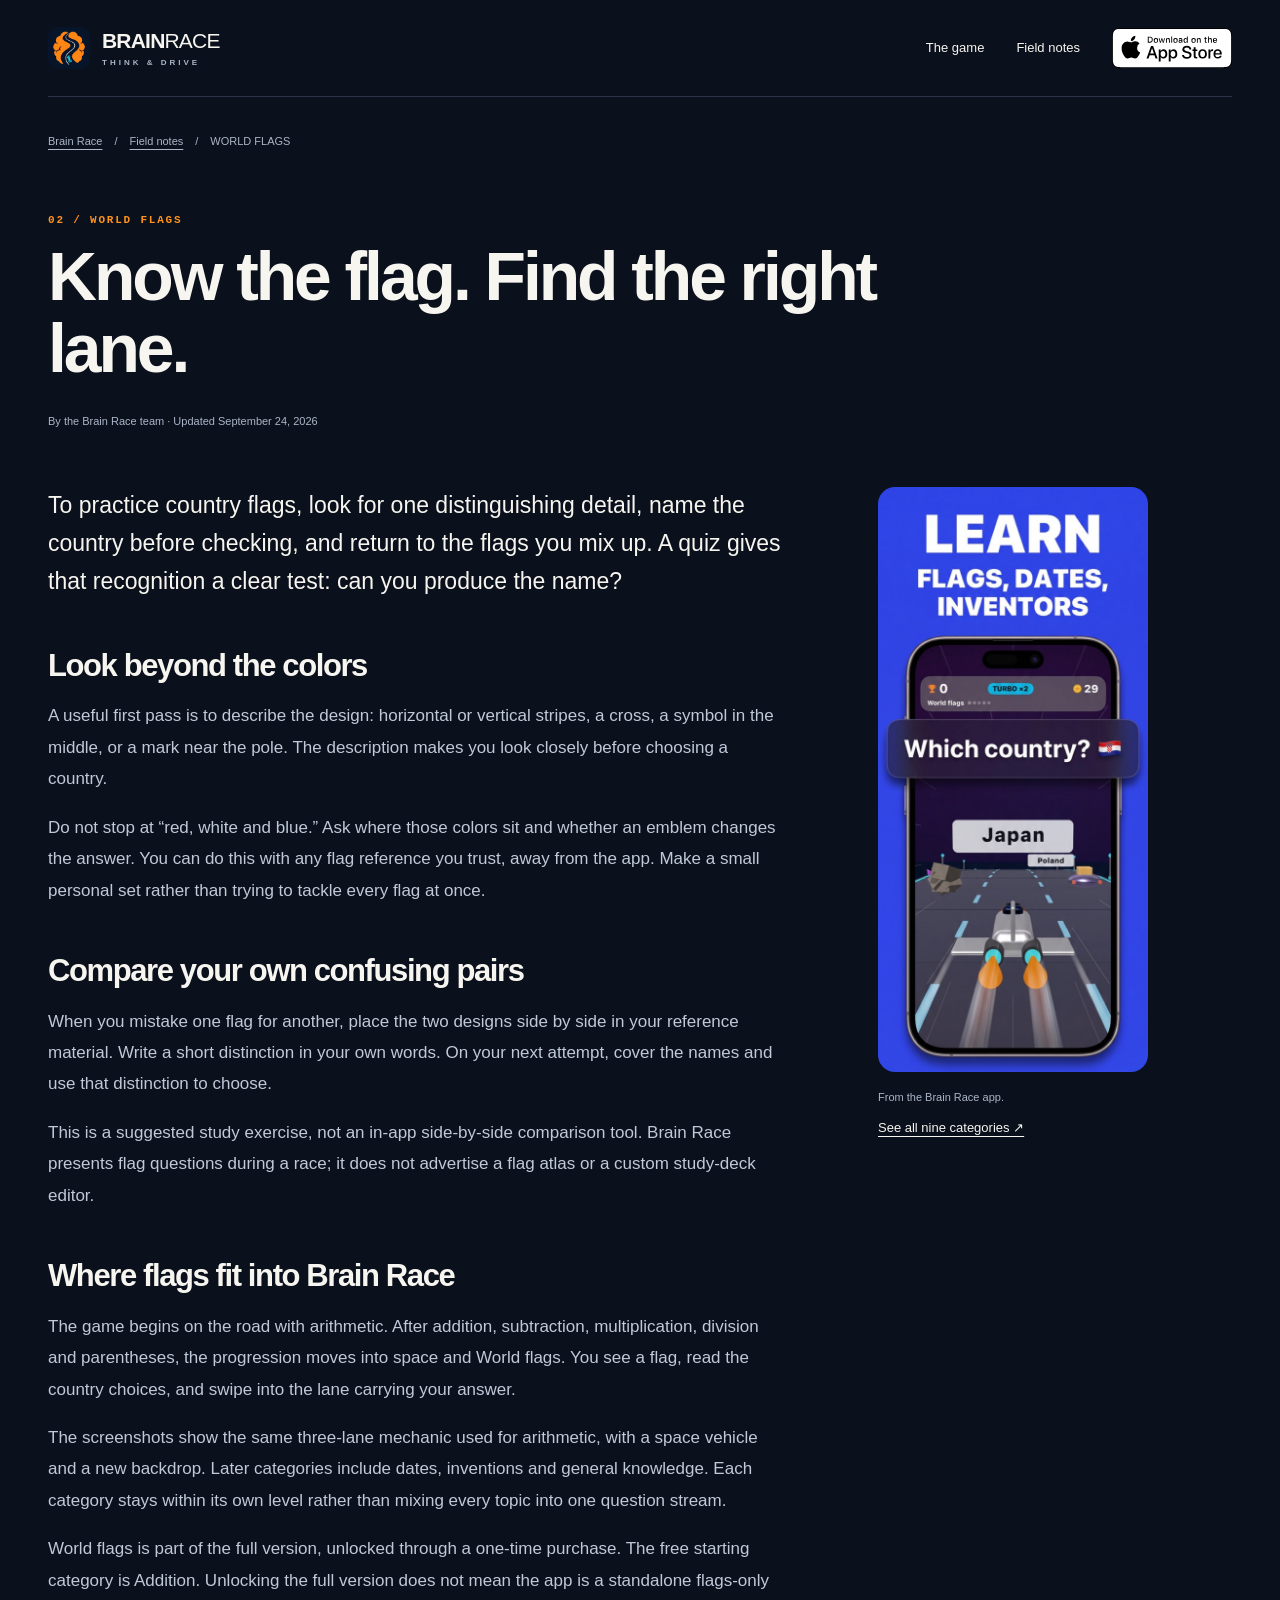
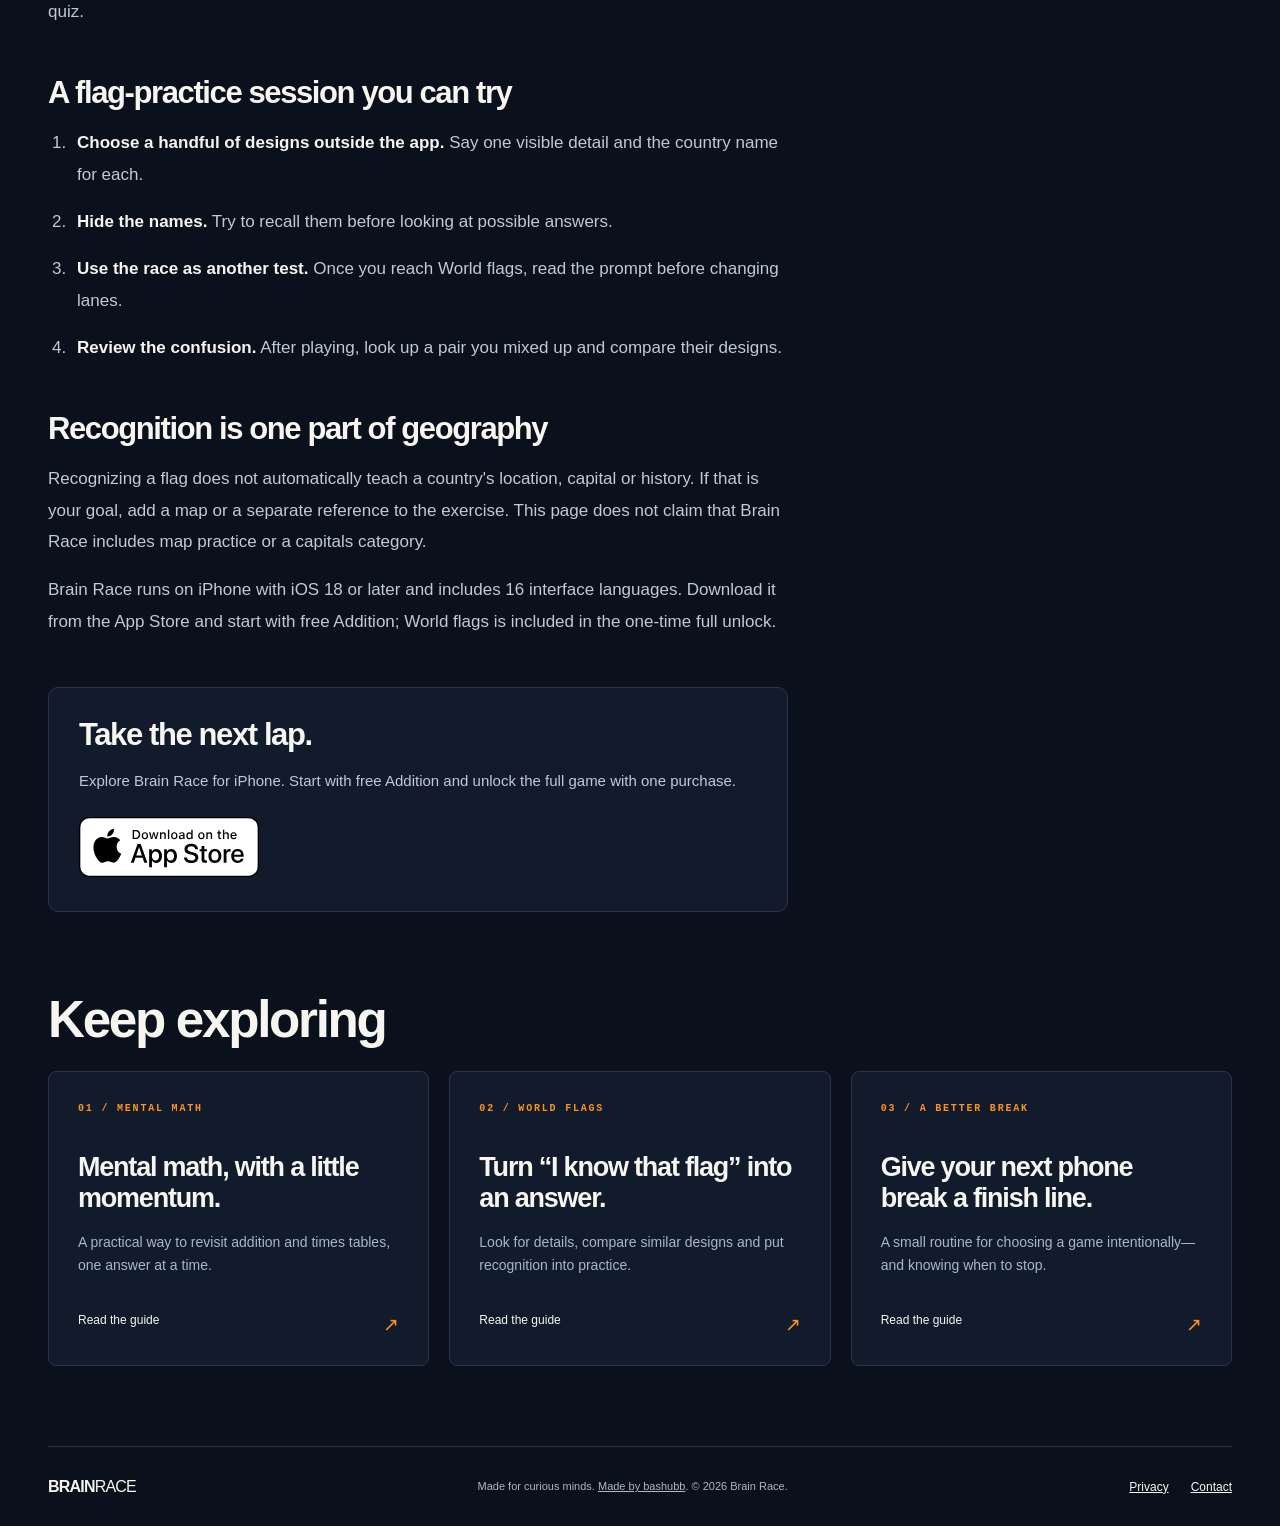
<file: guides/learn-country-flags/index.html>
<!doctype html>
<html lang="en"><head><meta charset="utf-8"><meta name="viewport" content="width=device-width, initial-scale=1"><title>How to Learn Country Flags with Quiz Practice | Brain Race</title><meta name="description" content="Learn a practical routine for recognizing country flags, separating similar designs and reviewing mistakes. Explore Brain Race’s flags racing level."><meta name="theme-color" content="#0a101c"><link rel="canonical" href="https://bashubb.com/TheBrainRace/guides/learn-country-flags/"><link rel="icon" href="../../assets/app-icon.png"><link rel="stylesheet" href="../../style.css"><meta property="og:type" content="website"><meta property="og:site_name" content="Brain Race"><meta property="og:title" content="How to Learn Country Flags with Quiz Practice | Brain Race"><meta property="og:description" content="Learn a practical routine for recognizing country flags, separating similar designs and reviewing mistakes. Explore Brain Race’s flags racing level."><meta property="og:url" content="https://bashubb.com/TheBrainRace/guides/learn-country-flags/"><meta property="og:image" content="https://bashubb.com/TheBrainRace/assets/app-icon.png"><meta property="og:image:alt" content="Brain Race orange brain and racing road icon"><meta name="twitter:card" content="summary"><meta name="twitter:title" content="How to Learn Country Flags with Quiz Practice | Brain Race"><meta name="twitter:description" content="Learn a practical routine for recognizing country flags, separating similar designs and reviewing mistakes. Explore Brain Race’s flags racing level."><meta name="twitter:image" content="https://bashubb.com/TheBrainRace/assets/app-icon.png"></head><body><a class="skip" href="#main">Skip to content</a><header class="header wrap"><a class="brand" href="../../"><img src="../../assets/app-icon.png" width="42" height="42" alt=""><span>BRAIN<span class="brand-light">RACE</span><small>THINK & DRIVE</small></span></a><nav aria-label="Main navigation"><a href="../../#how-it-works">The game</a><a href="../../#guides">Field notes</a><a class="store-badge" href="https://apps.apple.com/app/id6795535432"><img src="../../assets/app-store-download-white.svg" width="180" height="60" alt="Download on the App Store"></a></nav></header><main id="main" class="wrap article"><nav class="breadcrumbs" aria-label="Breadcrumb"><a href="../../">Brain Race</a><span aria-hidden="true">/</span><a href="../../#guides">Field notes</a><span aria-hidden="true">/</span><span>WORLD FLAGS</span></nav><div class="article-heading"><p class="eyebrow">02 / WORLD FLAGS</p><h1>Know the flag. Find the right lane.</h1><p class="fine">By the Brain Race team · Updated September 24, 2026</p></div><div class="article-layout"><article class="prose"><p class="lead">To practice country flags, look for one distinguishing detail, name the country before checking, and return to the flags you mix up. A quiz gives that recognition a clear test: can you produce the name?</p>
<h2 id="details">Look beyond the colors</h2><p>A useful first pass is to describe the design: horizontal or vertical stripes, a cross, a symbol in the middle, or a mark near the pole. The description makes you look closely before choosing a country.</p><p>Do not stop at “red, white and blue.” Ask where those colors sit and whether an emblem changes the answer. You can do this with any flag reference you trust, away from the app. Make a small personal set rather than trying to tackle every flag at once.</p>
<h2 id="compare">Compare your own confusing pairs</h2><p>When you mistake one flag for another, place the two designs side by side in your reference material. Write a short distinction in your own words. On your next attempt, cover the names and use that distinction to choose.</p><p>This is a suggested study exercise, not an in-app side-by-side comparison tool. Brain Race presents flag questions during a race; it does not advertise a flag atlas or a custom study-deck editor.</p>
<h2 id="game">Where flags fit into Brain Race</h2><p>The game begins on the road with arithmetic. After addition, subtraction, multiplication, division and parentheses, the progression moves into space and World flags. You see a flag, read the country choices, and swipe into the lane carrying your answer.</p><p>The screenshots show the same three-lane mechanic used for arithmetic, with a space vehicle and a new backdrop. Later categories include dates, inventions and general knowledge. Each category stays within its own level rather than mixing every topic into one question stream.</p><p>World flags is part of the full version, unlocked through a one-time purchase. The free starting category is Addition. Unlocking the full version does not mean the app is a standalone flags-only quiz.</p>
<h2 id="routine">A flag-practice session you can try</h2><ol><li><strong>Choose a handful of designs outside the app.</strong> Say one visible detail and the country name for each.</li><li><strong>Hide the names.</strong> Try to recall them before looking at possible answers.</li><li><strong>Use the race as another test.</strong> Once you reach World flags, read the prompt before changing lanes.</li><li><strong>Review the confusion.</strong> After playing, look up a pair you mixed up and compare their designs.</li></ol>
<h2 id="limits">Recognition is one part of geography</h2><p>Recognizing a flag does not automatically teach a country's location, capital or history. If that is your goal, add a map or a separate reference to the exercise. This page does not claim that Brain Race includes map practice or a capitals category.</p><p>Brain Race runs on iPhone with iOS 18 or later and includes 16 interface languages. Download it from the App Store and start with free Addition; World flags is included in the one-time full unlock.</p><aside class="article-cta"><h2>Take the next lap.</h2><p>Explore Brain Race for iPhone. Start with free Addition and unlock the full game with one purchase.</p><a class="store-badge" href="https://apps.apple.com/app/id6795535432"><img src="../../assets/app-store-download-white.svg" width="180" height="60" alt="Download on the App Store"></a></aside></article><aside class="article-side"><img src="../../assets/03-learn.jpg" width="554" height="1200" alt="Brain Race World flags level with a Croatian flag and country answer lanes"><p>From the Brain Race app.</p><a href="../../#categories">See all nine categories ↗</a></aside></div><section class="related"><h2>Keep exploring</h2><div class="guide-grid"><a class="guide-card" href="../../guides/mental-math-racing-game/"><span class="eyebrow">01 / MENTAL MATH</span><h3>Mental math, with a little momentum.</h3><p>A practical way to revisit addition and times tables, one answer at a time.</p><span class="read">Read the guide <span aria-hidden="true">↗</span></span></a><a class="guide-card" href="../../guides/learn-country-flags/"><span class="eyebrow">02 / WORLD FLAGS</span><h3>Turn “I know that flag” into an answer.</h3><p>Look for details, compare similar designs and put recognition into practice.</p><span class="read">Read the guide <span aria-hidden="true">↗</span></span></a><a class="guide-card" href="../../guides/games-instead-of-scrolling/"><span class="eyebrow">03 / A BETTER BREAK</span><h3>Give your next phone break a finish line.</h3><p>A small routine for choosing a game intentionally—and knowing when to stop.</p><span class="read">Read the guide <span aria-hidden="true">↗</span></span></a></div></section></main><script type="application/ld+json">{"@context":"https://schema.org","@type":"BreadcrumbList","itemListElement":[{"@type":"ListItem","position":1,"name":"Brain Race","item":"https://bashubb.com/TheBrainRace/"},{"@type":"ListItem","position":2,"name":"How to Learn Country Flags with Quiz Practice","item":"https://bashubb.com/TheBrainRace/guides/learn-country-flags/"}]}</script><footer class="wrap footer"><a class="brand" href="../../">BRAIN<span class="brand-light">RACE</span></a><p>Made for curious minds. <a href="https://bashubb.com/">Made by bashubb</a>. © 2026 Brain Race.</p><div><a href="https://bashubb.com/TheBrainRace/privacy/">Privacy</a><a href="mailto:bashubb.dev@gmail.com">Contact</a></div></footer></body></html>
</file>
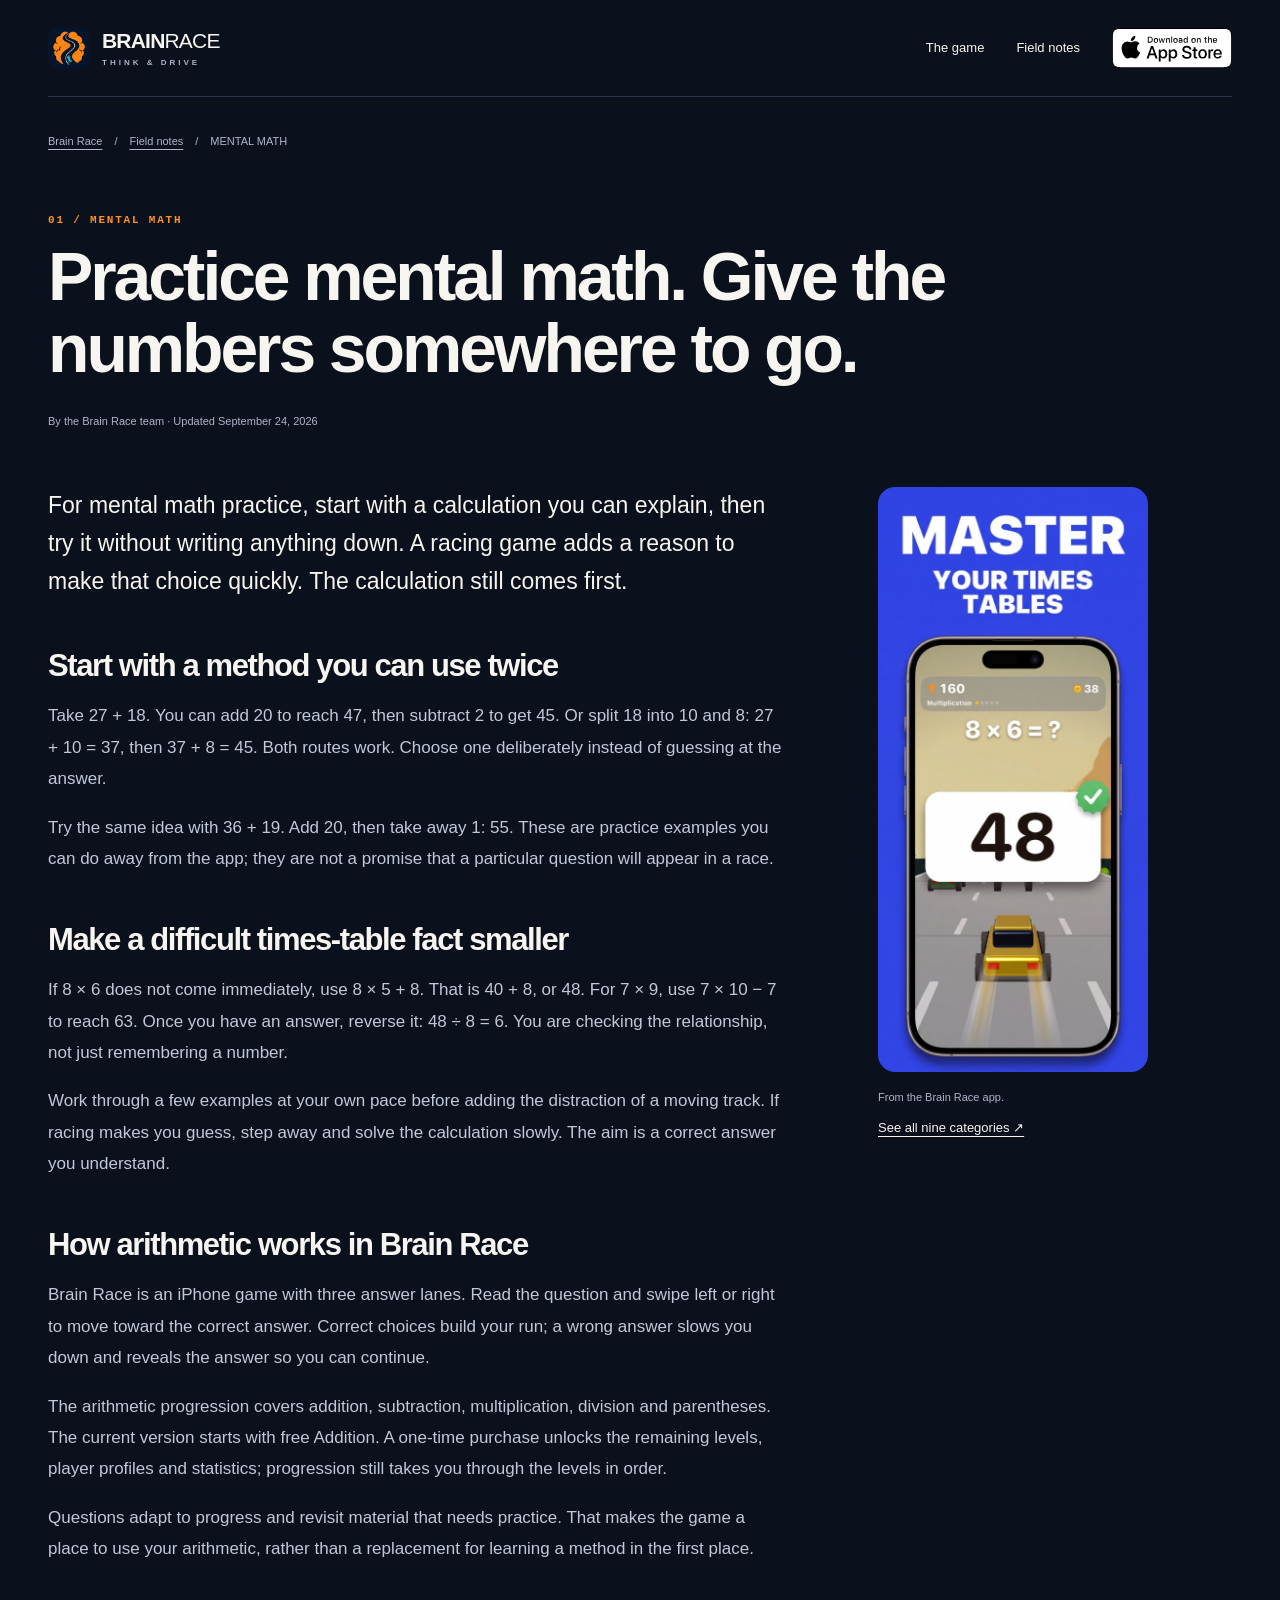
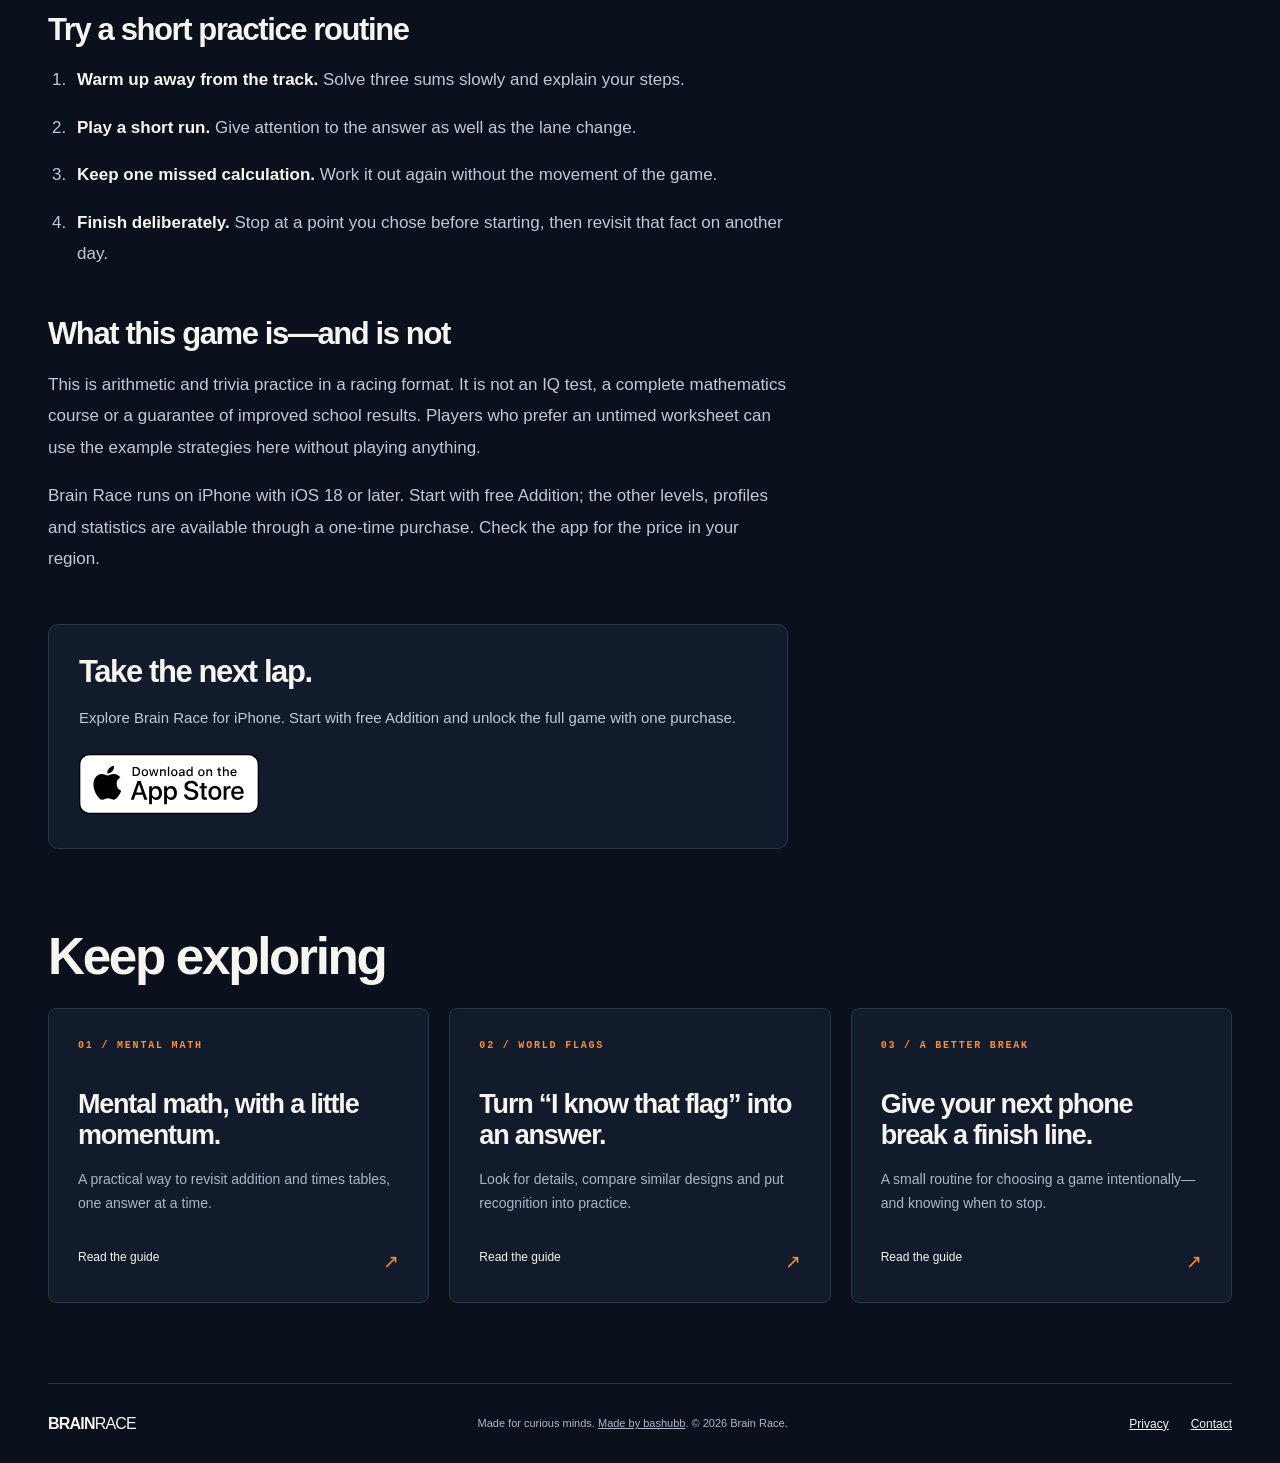
<file: guides/mental-math-racing-game/index.html>
<!doctype html>
<html lang="en"><head><meta charset="utf-8"><meta name="viewport" content="width=device-width, initial-scale=1"><title>Mental Math Practice with a Racing Game | Brain Race</title><meta name="description" content="Try practical mental math strategies for addition and times tables, then see how Brain Race turns arithmetic practice into a lane-based iPhone racing game."><meta name="theme-color" content="#0a101c"><link rel="canonical" href="https://bashubb.com/TheBrainRace/guides/mental-math-racing-game/"><link rel="icon" href="../../assets/app-icon.png"><link rel="stylesheet" href="../../style.css"><meta property="og:type" content="website"><meta property="og:site_name" content="Brain Race"><meta property="og:title" content="Mental Math Practice with a Racing Game | Brain Race"><meta property="og:description" content="Try practical mental math strategies for addition and times tables, then see how Brain Race turns arithmetic practice into a lane-based iPhone racing game."><meta property="og:url" content="https://bashubb.com/TheBrainRace/guides/mental-math-racing-game/"><meta property="og:image" content="https://bashubb.com/TheBrainRace/assets/app-icon.png"><meta property="og:image:alt" content="Brain Race orange brain and racing road icon"><meta name="twitter:card" content="summary"><meta name="twitter:title" content="Mental Math Practice with a Racing Game | Brain Race"><meta name="twitter:description" content="Try practical mental math strategies for addition and times tables, then see how Brain Race turns arithmetic practice into a lane-based iPhone racing game."><meta name="twitter:image" content="https://bashubb.com/TheBrainRace/assets/app-icon.png"></head><body><a class="skip" href="#main">Skip to content</a><header class="header wrap"><a class="brand" href="../../"><img src="../../assets/app-icon.png" width="42" height="42" alt=""><span>BRAIN<span class="brand-light">RACE</span><small>THINK & DRIVE</small></span></a><nav aria-label="Main navigation"><a href="../../#how-it-works">The game</a><a href="../../#guides">Field notes</a><a class="store-badge" href="https://apps.apple.com/app/id6795535432"><img src="../../assets/app-store-download-white.svg" width="180" height="60" alt="Download on the App Store"></a></nav></header><main id="main" class="wrap article"><nav class="breadcrumbs" aria-label="Breadcrumb"><a href="../../">Brain Race</a><span aria-hidden="true">/</span><a href="../../#guides">Field notes</a><span aria-hidden="true">/</span><span>MENTAL MATH</span></nav><div class="article-heading"><p class="eyebrow">01 / MENTAL MATH</p><h1>Practice mental math. Give the numbers somewhere to go.</h1><p class="fine">By the Brain Race team · Updated September 24, 2026</p></div><div class="article-layout"><article class="prose"><p class="lead">For mental math practice, start with a calculation you can explain, then try it without writing anything down. A racing game adds a reason to make that choice quickly. The calculation still comes first.</p>
<h2 id="start">Start with a method you can use twice</h2><p>Take 27 + 18. You can add 20 to reach 47, then subtract 2 to get 45. Or split 18 into 10 and 8: 27 + 10 = 37, then 37 + 8 = 45. Both routes work. Choose one deliberately instead of guessing at the answer.</p><p>Try the same idea with 36 + 19. Add 20, then take away 1: 55. These are practice examples you can do away from the app; they are not a promise that a particular question will appear in a race.</p>
<h2 id="tables">Make a difficult times-table fact smaller</h2><p>If 8 × 6 does not come immediately, use 8 × 5 + 8. That is 40 + 8, or 48. For 7 × 9, use 7 × 10 − 7 to reach 63. Once you have an answer, reverse it: 48 ÷ 8 = 6. You are checking the relationship, not just remembering a number.</p><p>Work through a few examples at your own pace before adding the distraction of a moving track. If racing makes you guess, step away and solve the calculation slowly. The aim is a correct answer you understand.</p>
<h2 id="game">How arithmetic works in Brain Race</h2><p>Brain Race is an iPhone game with three answer lanes. Read the question and swipe left or right to move toward the correct answer. Correct choices build your run; a wrong answer slows you down and reveals the answer so you can continue.</p><p>The arithmetic progression covers addition, subtraction, multiplication, division and parentheses. The current version starts with free Addition. A one-time purchase unlocks the remaining levels, player profiles and statistics; progression still takes you through the levels in order.</p><p>Questions adapt to progress and revisit material that needs practice. That makes the game a place to use your arithmetic, rather than a replacement for learning a method in the first place.</p>
<h2 id="routine">Try a short practice routine</h2><ol><li><strong>Warm up away from the track.</strong> Solve three sums slowly and explain your steps.</li><li><strong>Play a short run.</strong> Give attention to the answer as well as the lane change.</li><li><strong>Keep one missed calculation.</strong> Work it out again without the movement of the game.</li><li><strong>Finish deliberately.</strong> Stop at a point you chose before starting, then revisit that fact on another day.</li></ol>
<h2 id="fit">What this game is—and is not</h2><p>This is arithmetic and trivia practice in a racing format. It is not an IQ test, a complete mathematics course or a guarantee of improved school results. Players who prefer an untimed worksheet can use the example strategies here without playing anything.</p><p>Brain Race runs on iPhone with iOS 18 or later. Start with free Addition; the other levels, profiles and statistics are available through a one-time purchase. Check the app for the price in your region.</p><aside class="article-cta"><h2>Take the next lap.</h2><p>Explore Brain Race for iPhone. Start with free Addition and unlock the full game with one purchase.</p><a class="store-badge" href="https://apps.apple.com/app/id6795535432"><img src="../../assets/app-store-download-white.svg" width="180" height="60" alt="Download on the App Store"></a></aside></article><aside class="article-side"><img src="../../assets/02-master.jpg" width="554" height="1200" alt="Brain Race multiplication screenshot showing eight times six and the answer 48"><p>From the Brain Race app.</p><a href="../../#categories">See all nine categories ↗</a></aside></div><section class="related"><h2>Keep exploring</h2><div class="guide-grid"><a class="guide-card" href="../../guides/mental-math-racing-game/"><span class="eyebrow">01 / MENTAL MATH</span><h3>Mental math, with a little momentum.</h3><p>A practical way to revisit addition and times tables, one answer at a time.</p><span class="read">Read the guide <span aria-hidden="true">↗</span></span></a><a class="guide-card" href="../../guides/learn-country-flags/"><span class="eyebrow">02 / WORLD FLAGS</span><h3>Turn “I know that flag” into an answer.</h3><p>Look for details, compare similar designs and put recognition into practice.</p><span class="read">Read the guide <span aria-hidden="true">↗</span></span></a><a class="guide-card" href="../../guides/games-instead-of-scrolling/"><span class="eyebrow">03 / A BETTER BREAK</span><h3>Give your next phone break a finish line.</h3><p>A small routine for choosing a game intentionally—and knowing when to stop.</p><span class="read">Read the guide <span aria-hidden="true">↗</span></span></a></div></section></main><script type="application/ld+json">{"@context":"https://schema.org","@type":"BreadcrumbList","itemListElement":[{"@type":"ListItem","position":1,"name":"Brain Race","item":"https://bashubb.com/TheBrainRace/"},{"@type":"ListItem","position":2,"name":"Mental Math Practice with a Racing Game","item":"https://bashubb.com/TheBrainRace/guides/mental-math-racing-game/"}]}</script><footer class="wrap footer"><a class="brand" href="../../">BRAIN<span class="brand-light">RACE</span></a><p>Made for curious minds. <a href="https://bashubb.com/">Made by bashubb</a>. © 2026 Brain Race.</p><div><a href="https://bashubb.com/TheBrainRace/privacy/">Privacy</a><a href="mailto:bashubb.dev@gmail.com">Contact</a></div></footer></body></html>
</file>
<file: style.css>
@font-face{font-family:system-fallback;src:local("Arial");font-display:swap}
:root{color-scheme:only dark;--bg:#0a101c;--panel:#111b2c;--ink:#f7f5ef;--muted:#abb6c8;--orange:#ff921c;--line:#2b3547;--cyan:#68d9e3}
*{box-sizing:border-box}html{scroll-behavior:smooth;scroll-padding-top:28px}body{margin:0;background:var(--bg);color:var(--ink);font-family:Arial,Helvetica,sans-serif;-webkit-font-smoothing:antialiased}a{color:inherit}button,a,summary{-webkit-tap-highlight-color:transparent}a:focus-visible,summary:focus-visible,[tabindex]:focus-visible{outline:3px solid var(--cyan);outline-offset:6px}img{max-width:100%;height:auto;display:block}p{line-height:1.7}h1,h2,h3,p{margin-top:0}h1,h2,h3{letter-spacing:-.045em}h1{font-size:clamp(48px,5.9vw,86px);line-height:1.01;font-weight:850;margin-bottom:28px}h2{font-size:clamp(35px,4vw,54px);line-height:1.08;margin-bottom:24px}h3{font-size:25px;line-height:1.2}em{font-style:normal;color:var(--orange)}.wrap{max-width:1240px;margin-inline:auto;width:calc(100% - 96px)}.header{display:flex;align-items:center;justify-content:space-between;padding-block:27px;border-bottom:1px solid var(--line);gap:24px}.brand{display:flex;align-items:center;gap:12px;text-decoration:none;font-size:21px;font-weight:850;letter-spacing:-.8px;flex-shrink:0}.brand img{border-radius:10px}.brand small{display:block;letter-spacing:3px;font-size:8px;margin-top:5px;color:var(--muted)}.brand-light{font-weight:400}.header nav{display:flex;align-items:center;gap:32px;font-size:13px}.header nav a{text-decoration:none}.header nav a:hover,.text-link:hover,.footer a:hover{color:var(--orange)}.nav-cta{border:1px solid #647187;border-radius:6px;padding:12px 18px}.nav-cta span{margin-left:12px}.skip{position:absolute;top:-100px;left:10px;padding:15px;background:var(--orange);color:var(--bg);z-index:20}.skip:focus{top:10px}
.hero{display:grid;grid-template-columns:1.15fr 1fr;align-items:center;min-height:730px;padding-top:55px;padding-bottom:54px;gap:15px}.eyebrow{font-family:Menlo,Consolas,monospace;font-size:11px;letter-spacing:1.8px;font-weight:600;color:var(--muted);line-height:1.6}.hero .eyebrow{color:var(--orange);margin-bottom:31px}.dot{display:inline-block;background:var(--orange);width:7px;height:7px;border-radius:50%;margin-right:8px}.overline{font-size:14px;color:var(--muted);margin-bottom:13px}.hero-intro{font-size:17px;max-width:460px;color:#c0c9d8;line-height:1.75}.hero-actions{display:flex;flex-wrap:wrap;align-items:center;gap:24px;margin:30px 0 16px}.button{background:var(--orange);color:#111723;padding:17px 21px;border-radius:5px;display:inline-flex;align-items:center;justify-content:center;gap:15px;text-decoration:none;font-size:14px;font-weight:750;min-height:52px;transition:background .18s,transform .18s}.button:hover{background:#ffb653;transform:translateY(-2px)}.button>span{font-size:22px;line-height:1}.text-link{font-size:13px;text-underline-offset:7px}.fine{color:var(--muted);font-size:11px;line-height:1.8}.hero-bottom{display:flex;gap:18px;align-items:center;font:9px/1.7 Menlo,Consolas,monospace;letter-spacing:2px;color:#a6b3c7;margin-top:48px}.checker{height:24px;width:56px;background:conic-gradient(#b7c4d7 25%,transparent 0 50%,#b7c4d7 0 75%,transparent 0);background-size:16px 16px;transform:skew(-12deg)}.hero-art{position:relative;height:610px;isolation:isolate}.hero-shot{position:absolute;width:235px;border-radius:22px;box-shadow:0 24px 60px #0008;border:1px solid #727eef33}.hero-shot.front{left:5%;top:54px;transform:rotate(-9deg)}.hero-shot.back{right:0;top:0;transform:rotate(9deg);width:215px}.orbit{position:absolute;inset:30px -10px 20px;background:radial-gradient(ellipse,#22378a65,transparent 68%);z-index:-1}.floating-label{position:absolute;bottom:8px;right:1%;background:var(--orange);color:#161b25;padding:16px 20px;transform:rotate(-5deg);font:700 10px Menlo,monospace;letter-spacing:1px;border:4px solid var(--bg)}.floating-label span{font-size:20px;margin-right:8px}
.spec-strip{border-block:1px solid var(--line);background:#0e1725}.specs{display:grid;grid-template-columns:repeat(4,1fr);padding-block:25px;gap:20px}.specs>span{display:flex;align-items:center;gap:14px;font-size:11px;color:var(--muted)}.specs strong{font-size:29px;font-weight:600;color:var(--ink);letter-spacing:-2px}.section{padding-block:91px}.section-heading{display:flex;justify-content:space-between;align-items:end;gap:24px;margin-bottom:40px}.section-heading h2{margin:0}.section-heading>p{font-size:14px;color:var(--muted);margin:0 0 4px}.steps{display:grid;grid-template-columns:repeat(3,1fr);gap:36px}.steps article{border-top:1px solid var(--line);padding-top:25px}.step-number{font:12px Menlo,monospace;color:var(--orange);display:block;margin-bottom:30px}.steps p,.route-section>div>p:not(.eyebrow){color:var(--muted);font-size:15px}.steps h3{margin-bottom:12px}.gallery-section{background:#10192a;border-block:1px solid var(--line)}.gallery{display:flex;gap:22px;overflow-x:auto;padding-bottom:20px;scroll-snap-type:x mandatory;scrollbar-color:var(--orange) var(--line);scrollbar-width:thin}.gallery figure{margin:0;flex:0 0 228px;scroll-snap-align:start}.gallery img{border-radius:13px;width:228px}.gallery figcaption{padding-top:16px;font-size:12px;line-height:1.6;color:#c0c9d8}.route-section{display:grid;grid-template-columns:1fr 1fr;gap:100px;border-bottom:1px solid var(--line)}.route-section>div>p{max-width:380px}.route-list{display:grid;grid-template-columns:1fr 1fr;gap:32px}.route-group .eyebrow{display:block;color:var(--orange);margin-bottom:22px}.route-group.space .eyebrow{color:var(--cyan)}.route-group p{padding-bottom:16px;border-bottom:1px solid var(--line);font-size:14px;margin-bottom:17px;display:flex;align-items:center;justify-content:space-between;gap:10px}.route-group p>span{color:var(--muted);font:10px Menlo,monospace}.route-group p>.pill{background:#222f25;color:#b2db9a;font:8px Menlo,monospace;padding:5px 6px;border-radius:4px}.guide-grid{display:grid;grid-template-columns:repeat(3,1fr);gap:20px}.guide-card{padding:29px;background:var(--panel);border:1px solid var(--line);border-radius:8px;text-decoration:none;display:flex;flex-direction:column;transition:border-color .2s,transform .2s}.guide-card:hover{border-color:var(--orange);transform:translateY(-3px)}.guide-card .eyebrow{color:var(--orange);margin-bottom:35px;font-size:10px}.guide-card h3{font-size:27px;line-height:1.16;margin-bottom:16px}.guide-card p{font-size:14px;color:var(--muted);margin-bottom:35px}.read{margin-top:auto;font-size:12px;display:flex;justify-content:space-between}.read span{color:var(--orange);font-size:19px}.faq{display:grid;grid-template-columns:1fr 1.4fr;gap:80px;padding-top:25px}.faq-list details{border-top:1px solid var(--line);padding:22px 0}.faq-list details:last-child{border-bottom:1px solid var(--line)}summary{cursor:pointer;font-size:16px;font-weight:600;line-height:1.5;padding-right:20px}details p{font-size:14px;color:var(--muted);margin:15px 0 0}details a,.prose a{color:var(--cyan);text-underline-offset:3px}
.launch{padding:65px 30px;margin-bottom:70px;text-align:center;background:radial-gradient(ellipse at bottom,#263578,transparent 75%),#141e30;border:1px solid #384764;border-radius:12px}.launch .checker{margin:0 auto 25px}.launch .eyebrow{color:var(--orange)}.launch h2{font-size:clamp(38px,5vw,65px)}.launch>p:not(.eyebrow):not(.fine){font-size:15px;color:#c0c9d8}.launch .fine{margin:20px 0 0}.footer{display:flex;justify-content:space-between;align-items:center;gap:25px;border-top:1px solid var(--line);padding-block:30px}.footer .brand{font-size:16px;gap:0}.footer p{font-size:11px;color:var(--muted);margin:0}.footer>div{display:flex;gap:22px;font-size:12px}
.article{padding-top:38px}.breadcrumbs{display:flex;flex-wrap:wrap;gap:12px;font-size:11px;color:var(--muted);margin-bottom:65px}.breadcrumbs a{text-underline-offset:4px}.article-heading{max-width:950px;margin-bottom:55px}.article-heading h1{font-size:clamp(40px,5.3vw,70px);line-height:1.06}.article-heading .eyebrow{color:var(--orange)}.article-layout{display:grid;grid-template-columns:minmax(0,740px) 270px;gap:90px}.prose p,.prose li{font-size:17px;line-height:1.85;color:#c0c9d8}.prose .lead{font-size:23px;color:var(--ink);line-height:1.65}.prose h2{font-size:31px;margin-top:48px;margin-bottom:18px}.prose ol{padding-left:23px}.prose li{padding-left:6px;margin-bottom:16px}.prose strong{color:var(--ink)}.article-side img{border-radius:17px}.article-side{align-self:start}.article-side p{font-size:11px;color:var(--muted);margin-top:16px}.article-side a{font-size:13px;text-underline-offset:4px}.article-cta{border:1px solid var(--line);border-radius:10px;padding:30px;margin-top:50px;background:var(--panel)}.article-cta h2{margin:0}.article-cta p{font-size:15px;margin:15px 0 22px}.related{padding-block:80px}
@media(min-width:1500px){.hero-art{margin-left:20px}}
@media(max-width:1100px){.wrap{width:calc(100% - 56px)}.hero-shot.front{width:210px;left:0}.hero-shot.back{width:190px}.hero-art{height:540px}.hero{min-height:660px}.route-section{gap:50px}.article-layout{gap:45px;grid-template-columns:minmax(0,1fr) 235px}.guide-card{padding:23px}.hero-actions{gap:18px}}
@media(max-width:800px){.header nav{gap:20px}.header nav>a:not(.nav-cta){display:none}.hero{grid-template-columns:1fr;padding-top:45px;gap:25px}.hero-copy{max-width:620px}.hero h1{font-size:clamp(54px,9.5vw,76px)}.hero-art{width:440px;max-width:100%;margin-inline:auto;height:555px}.hero-shot.front{left:4%;width:225px}.hero-shot.back{right:3%;width:205px}.hero-bottom{margin-top:26px}.specs{grid-template-columns:repeat(2,1fr);gap:22px}.section{padding-block:60px}.section-heading{align-items:start;flex-direction:column}.steps{gap:24px}.steps h3{font-size:22px}.route-section{grid-template-columns:1fr;gap:30px}.route-section>div>p{max-width:520px}.route-list{max-width:600px}.guide-grid{grid-template-columns:1fr}.guide-card .eyebrow{margin-bottom:22px}.guide-card p{margin-bottom:22px}.faq{grid-template-columns:1fr;gap:20px}.footer{flex-wrap:wrap}.article-layout{grid-template-columns:1fr}.article-side{display:none}.article-heading{margin-bottom:35px}.breadcrumbs{margin-bottom:40px}.related{padding-block:55px}}
@media(max-width:500px){.wrap{width:calc(100% - 40px)}.header{padding-block:20px;gap:12px}.brand{font-size:17px;gap:8px}.brand img{width:34px;height:34px}.brand small{font-size:7px;letter-spacing:2px}.nav-cta{font-size:10px;padding:11px 10px}.nav-cta span{margin-left:3px}.hero{padding-top:34px;padding-bottom:33px}.hero .eyebrow{font-size:10px;margin-bottom:24px}.overline{font-size:12px}.hero h1{font-size:clamp(45px,12.5vw,61px)}.hero-intro{font-size:15px}.hero-actions{align-items:flex-start;flex-direction:column;gap:22px;margin-bottom:22px}.hero-art{height:465px;margin-top:10px}.hero-shot.front{width:185px;top:30px;left:3%}.hero-shot.back{width:165px;right:4%;top:0}.floating-label{font-size:8px;padding:12px;bottom:3px;right:0}.specs{gap:20px 12px}.specs>span{font-size:10px;gap:10px}.specs strong{font-size:26px}.section{padding-block:49px}.steps{grid-template-columns:1fr;gap:25px}.step-number{margin-bottom:18px}.steps p{margin-bottom:0}.route-list{gap:22px}.route-group p{font-size:12px}.route-group .eyebrow{font-size:9px;letter-spacing:1px}.gallery figure{flex-basis:220px}.gallery img{width:220px}.launch{padding:42px 20px;margin-bottom:40px}.launch .button{font-size:12px;padding-inline:15px}.footer{gap:20px}.footer p{order:3;width:100%}.footer>div{margin-left:auto}.article-heading h1{font-size:43px}.prose .lead{font-size:21px}.prose p,.prose li{font-size:16px}.article-cta{padding:22px}.article-cta .button{font-size:12px;padding-inline:14px}}
.store-badge{display:inline-block;line-height:0;border-radius:9px;flex-shrink:0}
.store-badge img{width:180px;height:auto}
.header .store-badge img{width:120px}
.store-badge:hover{opacity:.85}
.prose .button{color:#111723}
.hero>*{min-width:0}
@media(max-width:800px){.hero{grid-template-columns:minmax(0,1fr)}.hero-art{width:min(440px,100%);overflow:clip}}
@media(prefers-reduced-motion:reduce){html{scroll-behavior:auto}*,*::before,*::after{animation:none!important;transition:none!important}}
.hero-art{display:grid;place-items:center;overflow:hidden}.hero-media{position:relative;width:310px;max-width:72%}.hero-video{display:block;width:100%;height:auto;object-fit:cover;border-radius:32px;border:1px solid #727eef55;box-shadow:0 20px 48px #0009;background:#111b2c}.sound-toggle{position:absolute;right:12px;bottom:12px;border:1px solid #ffffff40;border-radius:999px;padding:9px 12px;background:#07101ddd;color:#fff;font:700 11px Arial,sans-serif;cursor:pointer;backdrop-filter:blur(10px)}.sound-toggle:hover{background:#17233a}.sound-toggle:focus-visible{outline:3px solid var(--cyan);outline-offset:3px}
@media(max-width:800px){.hero-media{width:300px}}
@media(max-width:500px){.hero-media{width:240px;max-width:68%}.hero-video{border-radius:26px}}
</file>
